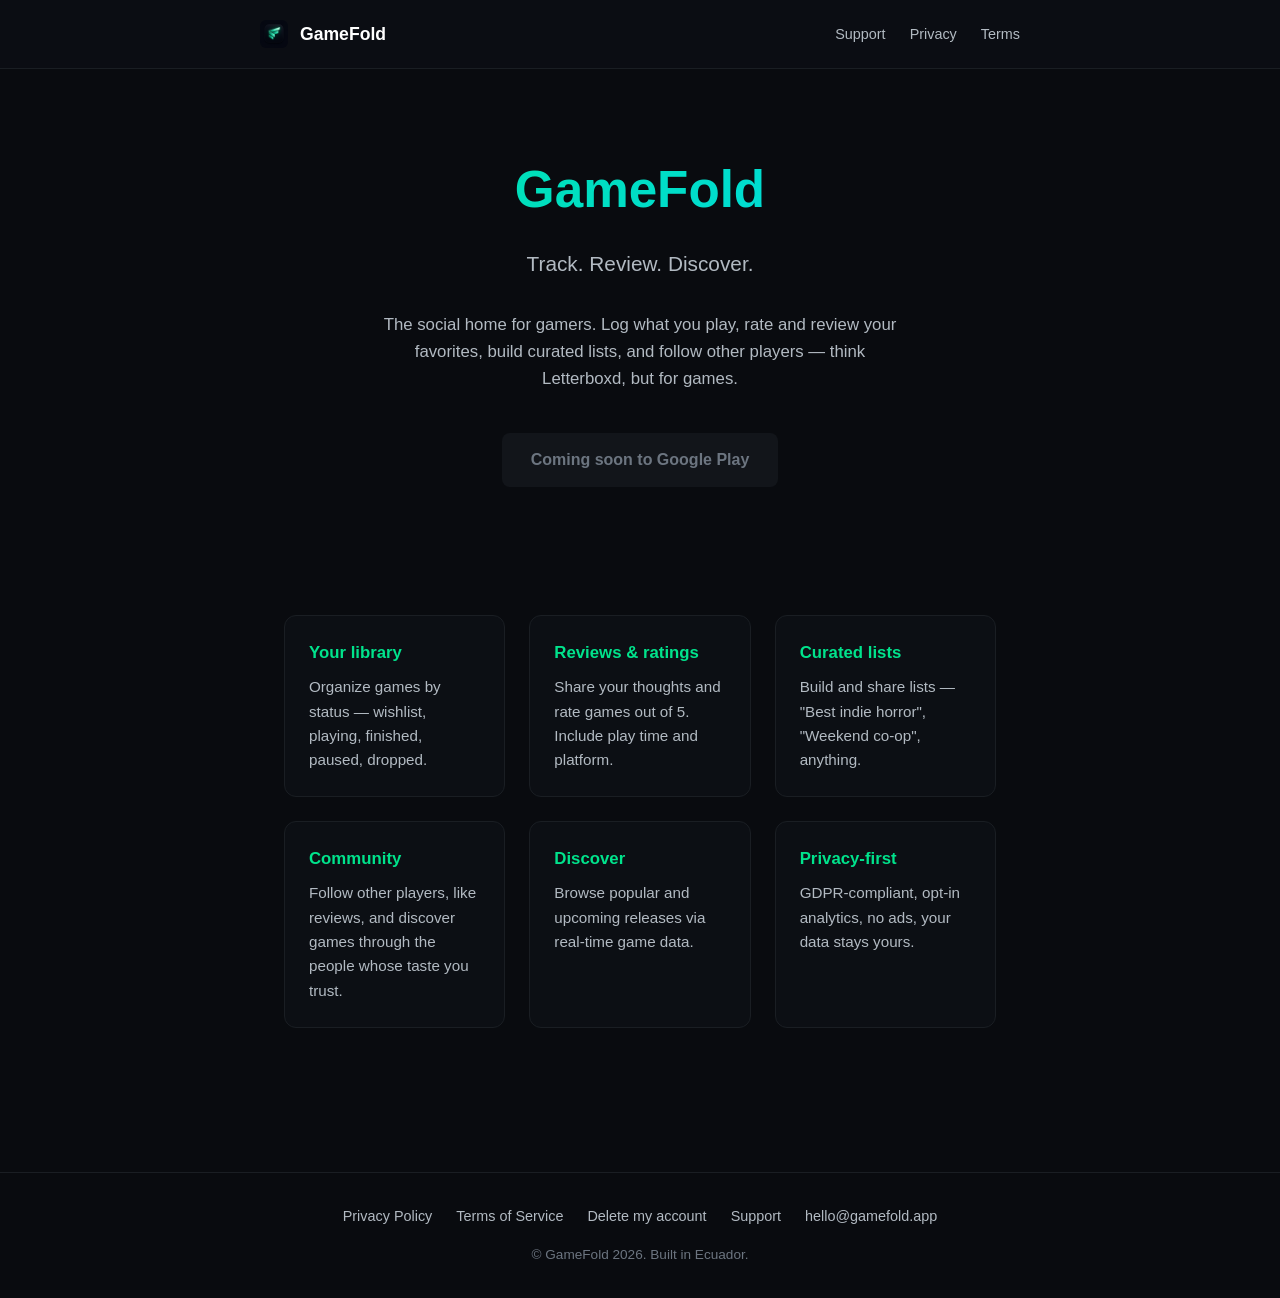
<file: index.html>
<!DOCTYPE html>
<html lang="en">
<head>
  <meta charset="UTF-8">
  <meta name="viewport" content="width=device-width, initial-scale=1.0">
  <title>GameFold — Track. Review. Discover.</title>
  <meta name="description" content="GameFold is the social home for gamers. Track what you play, review your favorites, and build curated lists like Letterboxd for games.">
  <meta name="theme-color" content="#090B0F">
  <link rel="icon" type="image/png" href="/assets/favicon.png">
  <link rel="stylesheet" href="/assets/styles.css">

  <meta property="og:title" content="GameFold — Track. Review. Discover.">
  <meta property="og:description" content="The social home for gamers. Track, review, and discover games with your community.">
  <meta property="og:type" content="website">
  <meta property="og:url" content="https://gamefold.app">
  <meta property="og:image" content="https://gamefold.app/assets/icon.png">
  <meta name="twitter:card" content="summary">
</head>
<body>

<header class="site-header">
  <div class="inner">
    <a class="brand" href="/">
      <img src="/assets/icon.png" alt="GameFold logo">
      <span>GameFold</span>
    </a>
    <nav class="site-nav" aria-label="Primary">
      <a href="/support.html">Support</a>
      <a href="/privacy.html">Privacy</a>
      <a href="/terms.html">Terms</a>
    </nav>
  </div>
</header>

<main>
  <section class="hero">
    <h1>GameFold</h1>
    <p class="tagline">Track. Review. Discover.</p>
    <p class="description">
      The social home for gamers. Log what you play, rate and review your favorites,
      build curated lists, and follow other players — think Letterboxd, but for games.
    </p>
    <a class="cta disabled" aria-disabled="true">Coming soon to Google Play</a>
  </section>

  <section class="container">
    <div class="features">
      <div class="feature-card">
        <h3>Your library</h3>
        <p>Organize games by status — wishlist, playing, finished, paused, dropped.</p>
      </div>
      <div class="feature-card">
        <h3>Reviews &amp; ratings</h3>
        <p>Share your thoughts and rate games out of 5. Include play time and platform.</p>
      </div>
      <div class="feature-card">
        <h3>Curated lists</h3>
        <p>Build and share lists — "Best indie horror", "Weekend co-op", anything.</p>
      </div>
      <div class="feature-card">
        <h3>Community</h3>
        <p>Follow other players, like reviews, and discover games through the people whose taste you trust.</p>
      </div>
      <div class="feature-card">
        <h3>Discover</h3>
        <p>Browse popular and upcoming releases via real-time game data.</p>
      </div>
      <div class="feature-card">
        <h3>Privacy-first</h3>
        <p>GDPR-compliant, opt-in analytics, no ads, your data stays yours.</p>
      </div>
    </div>
  </section>
</main>

<footer class="site-footer">
  <nav class="footer-nav" aria-label="Secondary">
    <a href="/privacy.html">Privacy Policy</a>
    <a href="/terms.html">Terms of Service</a>
    <a href="/delete-account.html">Delete my account</a>
    <a href="/support.html">Support</a>
    <a href="mailto:hello@gamefold.app">hello@gamefold.app</a>
  </nav>
  <p class="copy">&copy; GameFold 2026. Built in Ecuador.</p>
</footer>

</body>
</html>
</file>
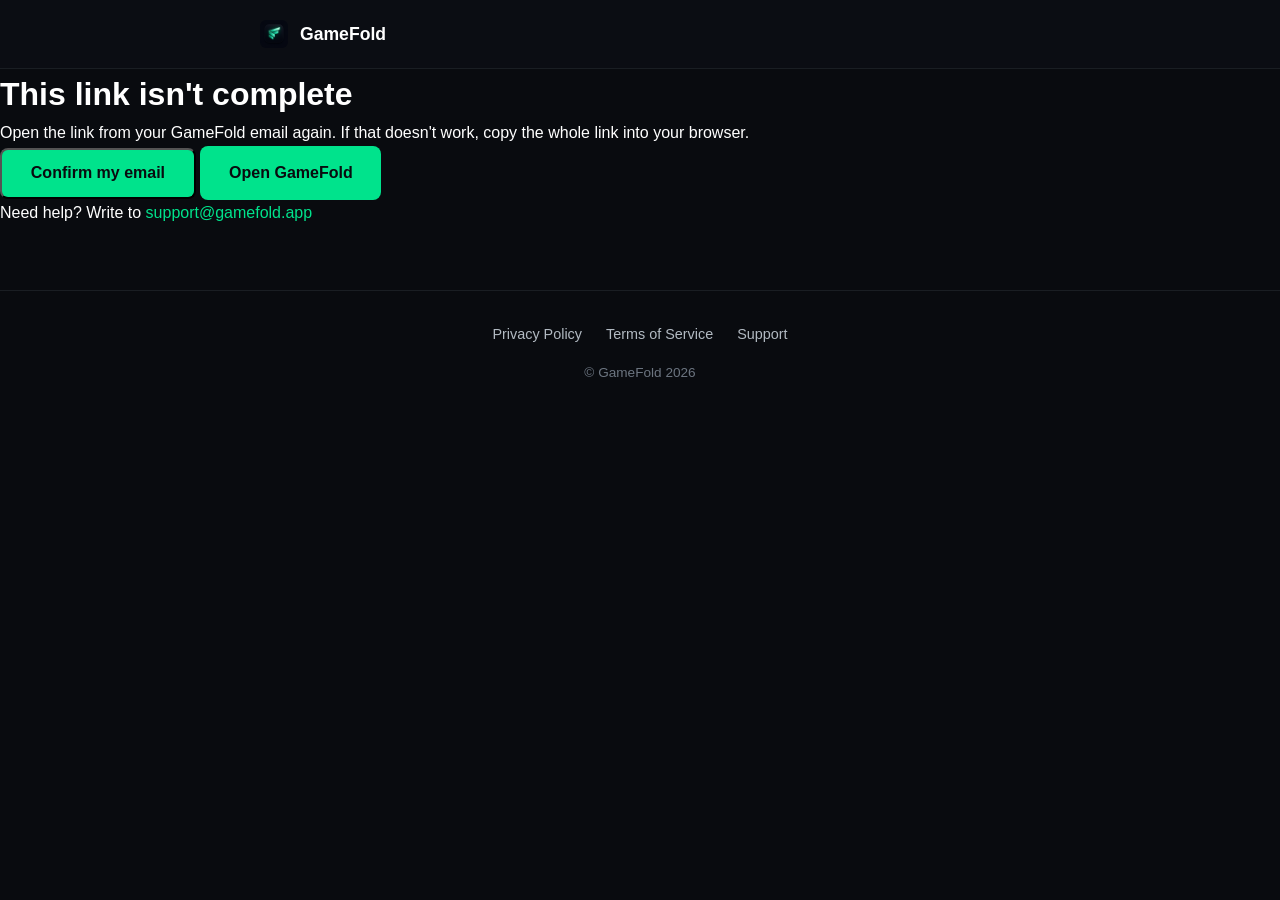
<file: auth/confirm/index.html>
<!DOCTYPE html>
<html lang="en">
<head>
  <meta charset="UTF-8">
  <meta name="viewport" content="width=device-width, initial-scale=1.0">
  <!-- The URL carries a one-time token: keep it out of search engines and Referer headers. -->
  <meta name="robots" content="noindex, nofollow">
  <meta name="referrer" content="no-referrer">
  <title>Confirm your email — GameFold</title>
  <meta name="theme-color" content="#090B0F">
  <link rel="icon" type="image/png" href="/assets/favicon.png">
  <link rel="stylesheet" href="/assets/styles.css">
</head>
<body>

<header class="site-header">
  <div class="inner">
    <a class="brand" href="/">
      <img src="/assets/icon.png" alt="GameFold logo">
      <span>GameFold</span>
    </a>
  </div>
</header>

<main class="confirm-page" aria-live="polite">
  <h1 id="title">Confirm your email</h1>
  <p id="message">Tap the button to finish creating your GameFold account.</p>
  <button id="confirm" class="cta" type="button" hidden>Confirm my email</button>
  <a id="open-app" class="cta" href="gamefold://auth/sign-in" hidden>Open GameFold</a>
  <p id="hint" class="hint" hidden></p>
  <p id="support" class="hint" hidden>
    <span id="support-label">Need help? Write to</span>
    <a href="mailto:support@gamefold.app">support@gamefold.app</a>
  </p>
  <noscript>
    <p>Turn on JavaScript to confirm your email. / Activa JavaScript para confirmar tu correo.</p>
  </noscript>
</main>

<footer class="site-footer">
  <nav class="footer-nav" aria-label="Secondary">
    <a href="/privacy.html">Privacy Policy</a>
    <a href="/terms.html">Terms of Service</a>
    <a href="/support.html">Support</a>
  </nav>
  <p class="copy">&copy; GameFold 2026</p>
</footer>

<script>
  // Sign-up confirmation (GameFold/GameFold#164).
  //
  // The confirmation email (supabase/templates/confirmation.html in the app
  // repo) links here with ?token_hash=…&type=email&lang=en|es. The token is
  // only verified when the user taps the button: mail scanners open links on
  // their own, and verifying on load would let them use the token up.
  //
  // Both values below are public by design (Tier 1 in the app repo's
  // docs/SECURITY.md): the same ones ship inside the Android app. Supabase's
  // row-level security protects the data, not these keys.
  (function () {
    'use strict';

    var SUPABASE_URL = 'https://ajcenmeaovqcwjbbexan.supabase.co';
    var SUPABASE_ANON_KEY = 'eyJhbGciOiJIUzI1NiIsInR5cCI6IkpXVCJ9.eyJpc3MiOiJzdXBhYmFzZSIsInJlZiI6ImFqY2VubWVhb3ZxY3dqYmJleGFuIiwicm9sZSI6ImFub24iLCJpYXQiOjE3NjA0NjU1MzUsImV4cCI6MjA3NjA0MTUzNX0.D52JFpye3nG6Bc9Ri8puJ6Wz4Vo2H3hbDRrkQcWiTBs';
    var ALLOWED_TYPES = ['email', 'signup'];

    var COPY = {
      en: {
        docTitle: 'Confirm your email — GameFold',
        readyTitle: 'Confirm your email',
        readyMessage: 'Tap the button to finish creating your GameFold account.',
        confirm: 'Confirm my email',
        confirming: 'Confirming…',
        successTitle: 'Your email is confirmed',
        successMessage: 'Your account is ready. Open GameFold and sign in with your email and password.',
        openApp: 'Open GameFold',
        successHint: 'On a computer? Open GameFold on your phone.',
        expiredTitle: 'This link has expired or was already used',
        expiredMessage: 'If you already confirmed your email, just sign in to GameFold.',
        invalidTitle: "This link isn't complete",
        invalidMessage: "Open the link from your GameFold email again. If that doesn't work, copy the whole link into your browser.",
        errorTitle: "We couldn't confirm your email",
        errorMessage: 'Check your connection and try again.',
        retry: 'Try again',
        support: 'Need help? Write to'
      },
      es: {
        docTitle: 'Confirma tu correo — GameFold',
        readyTitle: 'Confirma tu correo',
        readyMessage: 'Toca el botón para terminar de crear tu cuenta de GameFold.',
        confirm: 'Confirmar mi correo',
        confirming: 'Confirmando…',
        successTitle: 'Tu correo está confirmado',
        successMessage: 'Tu cuenta está lista. Abre GameFold e inicia sesión con tu correo y contraseña.',
        openApp: 'Abrir GameFold',
        successHint: '¿Estás en una computadora? Abre GameFold en tu teléfono.',
        expiredTitle: 'Este enlace venció o ya se usó',
        expiredMessage: 'Si ya confirmaste tu correo, solo inicia sesión en GameFold.',
        invalidTitle: 'Este enlace está incompleto',
        invalidMessage: 'Vuelve a abrir el enlace desde el correo de GameFold. Si no funciona, copia el enlace completo en tu navegador.',
        errorTitle: 'No pudimos confirmar tu correo',
        errorMessage: 'Revisa tu conexión e inténtalo de nuevo.',
        retry: 'Intentar de nuevo',
        support: '¿Necesitas ayuda? Escríbenos a'
      }
    };

    var params = new URLSearchParams(window.location.search);
    var langParam = params.get('lang');
    var lang = langParam === 'es' || langParam === 'en'
      ? langParam
      : (/^es\b/i.test(navigator.language || '') ? 'es' : 'en');
    var text = COPY[lang];
    var tokenHash = params.get('token_hash');
    var type = params.get('type') || 'email';

    var el = {
      title: document.getElementById('title'),
      message: document.getElementById('message'),
      confirm: document.getElementById('confirm'),
      openApp: document.getElementById('open-app'),
      hint: document.getElementById('hint'),
      support: document.getElementById('support'),
      supportLabel: document.getElementById('support-label')
    };

    document.documentElement.lang = lang;
    document.title = text.docTitle;
    el.openApp.textContent = text.openApp;
    el.supportLabel.textContent = text.support;

    function show(state) {
      el.confirm.hidden = !(state === 'ready' || state === 'working' || state === 'error');
      el.confirm.disabled = state === 'working';
      el.openApp.hidden = state !== 'success' && state !== 'expired';
      el.hint.hidden = state !== 'success';
      el.support.hidden = state !== 'expired' && state !== 'error' && state !== 'invalid';

      if (state === 'ready' || state === 'working') {
        el.title.textContent = text.readyTitle;
        el.message.textContent = text.readyMessage;
        el.confirm.textContent = state === 'working' ? text.confirming : text.confirm;
      } else if (state === 'success') {
        el.title.textContent = text.successTitle;
        el.message.textContent = text.successMessage;
        el.hint.textContent = text.successHint;
      } else if (state === 'expired') {
        el.title.textContent = text.expiredTitle;
        el.message.textContent = text.expiredMessage;
      } else if (state === 'invalid') {
        el.title.textContent = text.invalidTitle;
        el.message.textContent = text.invalidMessage;
      } else {
        el.title.textContent = text.errorTitle;
        el.message.textContent = text.errorMessage;
        el.confirm.textContent = text.retry;
      }
    }

    function forgetToken() {
      // Drop the used token from the address bar and the history entry.
      window.history.replaceState(null, '', window.location.pathname + '?lang=' + lang);
    }

    // verify returns a session we don't need here: the user signs in to the
    // app. Revoke it so no live refresh token is left behind.
    function revoke(accessToken) {
      if (!accessToken) return;
      fetch(SUPABASE_URL + '/auth/v1/logout?scope=local', {
        method: 'POST',
        headers: { apikey: SUPABASE_ANON_KEY, Authorization: 'Bearer ' + accessToken }
      }).catch(function () {});
    }

    function verify() {
      show('working');
      fetch(SUPABASE_URL + '/auth/v1/verify', {
        method: 'POST',
        headers: { 'Content-Type': 'application/json', apikey: SUPABASE_ANON_KEY },
        body: JSON.stringify({ type: type, token_hash: tokenHash })
      })
        .then(function (res) {
          return res.json().catch(function () { return {}; }).then(function (body) {
            if (res.ok) {
              revoke(body.access_token);
              forgetToken();
              show('success');
            } else if (res.status === 403 || body.error_code === 'otp_expired') {
              forgetToken();
              show('expired');
            } else {
              show('error');
            }
          });
        })
        .catch(function () {
          show('error');
        });
    }

    if (!tokenHash || ALLOWED_TYPES.indexOf(type) === -1) {
      show('invalid');
      return;
    }

    el.confirm.addEventListener('click', verify);
    show('ready');
  })();
</script>

</body>
</html>
</file>
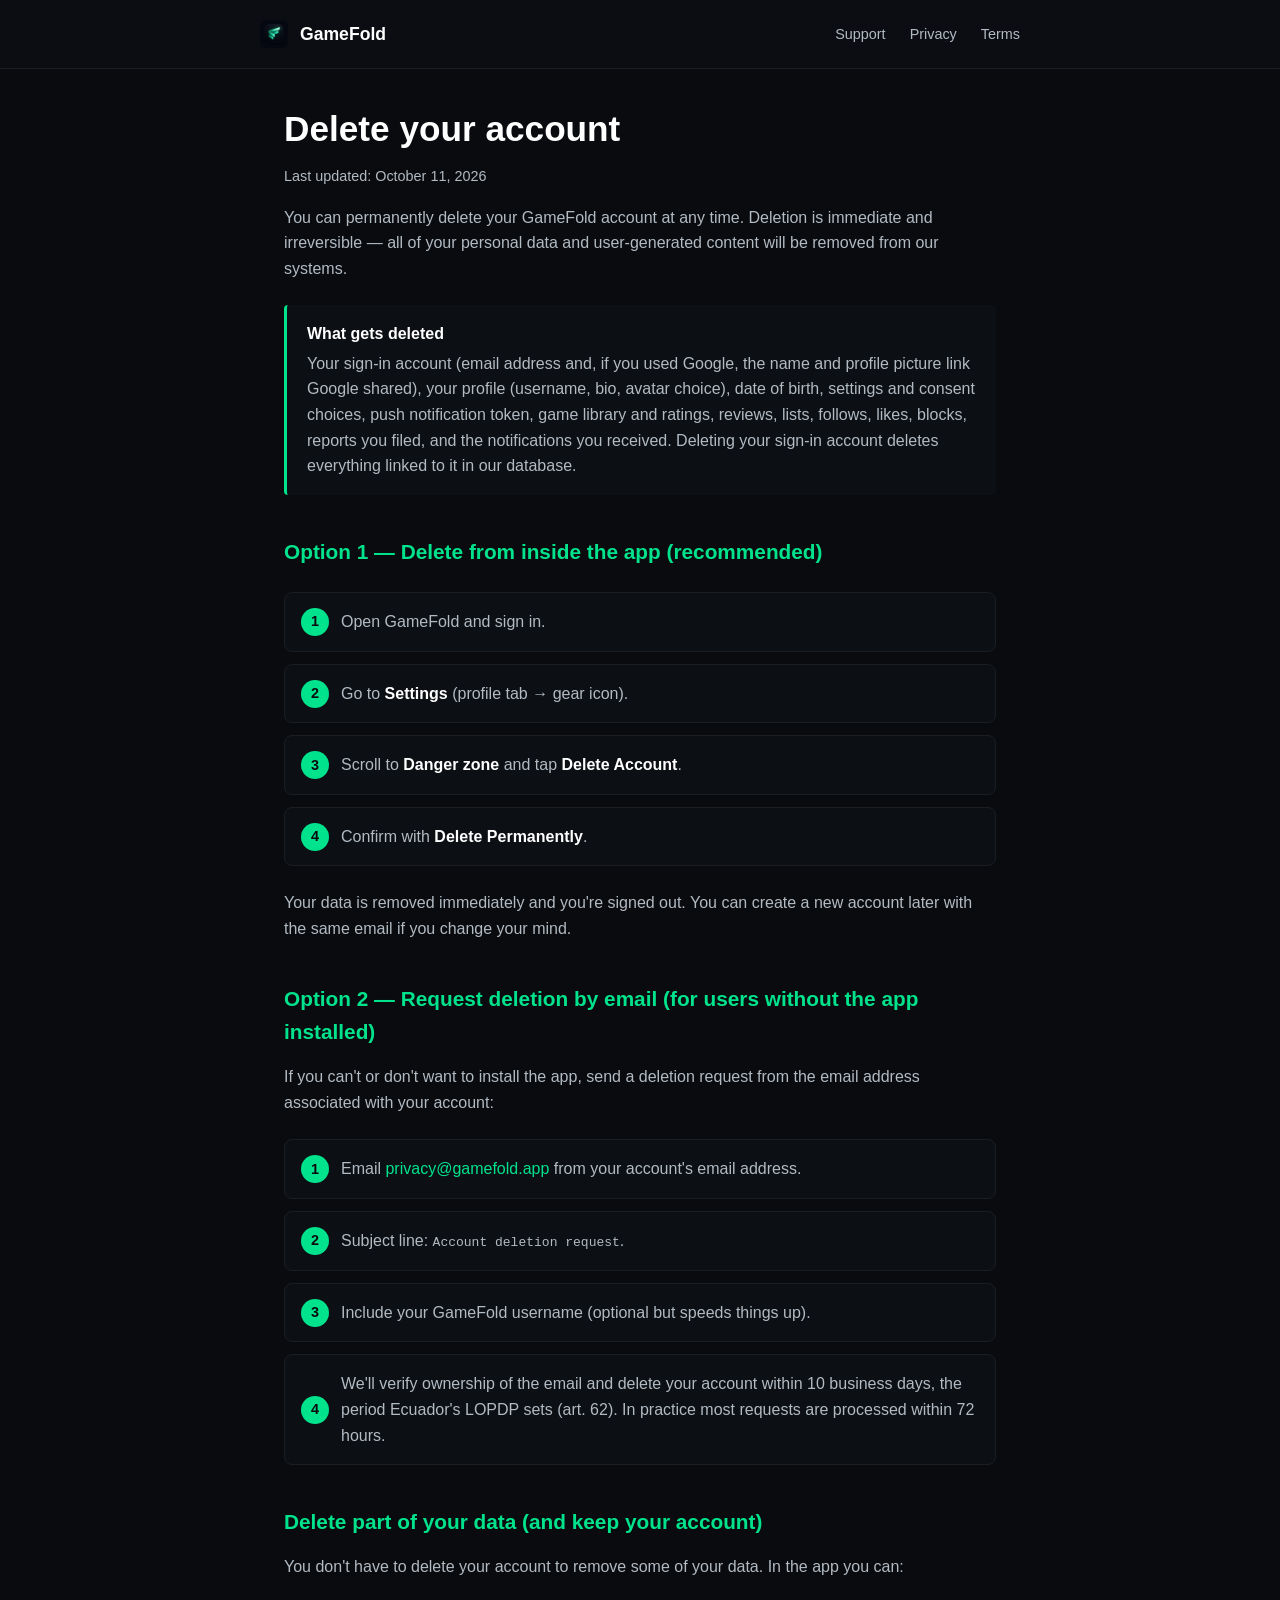
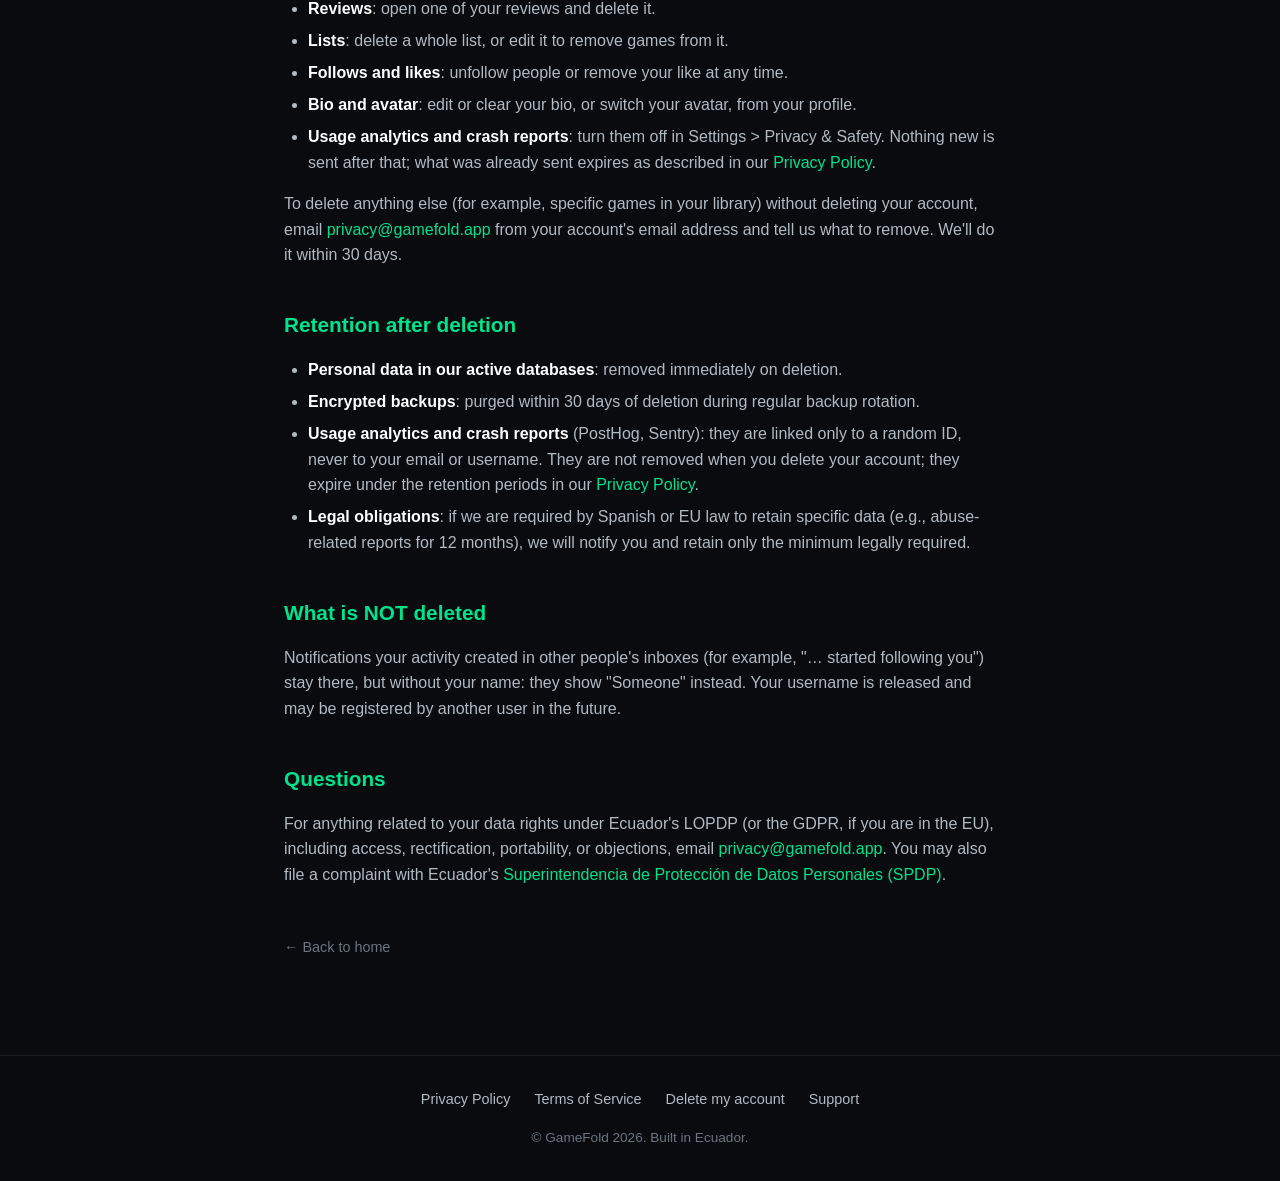
<file: delete-account.html>
<!DOCTYPE html>
<html lang="en">
<head>
  <meta charset="UTF-8">
  <meta name="viewport" content="width=device-width, initial-scale=1.0">
  <title>Delete your GameFold account</title>
  <meta name="description" content="How to delete your GameFold account and associated data. GDPR-compliant permanent deletion, in-app or by email.">
  <meta name="theme-color" content="#090B0F">
  <link rel="icon" type="image/png" href="/assets/favicon.png">
  <link rel="stylesheet" href="/assets/styles.css">
</head>
<body>

<header class="site-header">
  <div class="inner">
    <a class="brand" href="/">
      <img src="/assets/icon.png" alt="GameFold logo">
      <span>GameFold</span>
    </a>
    <nav class="site-nav" aria-label="Primary">
      <a href="/support.html">Support</a>
      <a href="/privacy.html">Privacy</a>
      <a href="/terms.html">Terms</a>
    </nav>
  </div>
</header>

<main class="container">
  <article class="legal-article">
    <h1 class="page-title">Delete your account</h1>
    <p class="last-updated">Last updated: October 11, 2026</p>

    <p>You can permanently delete your GameFold account at any time. Deletion is immediate and irreversible — all of your personal data and user-generated content will be removed from our systems.</p>

    <div class="note">
      <strong>What gets deleted</strong>
      Your sign-in account (email address and, if you used Google, the name and profile picture link Google shared), your profile (username, bio, avatar choice), date of birth, settings and consent choices, push notification token, game library and ratings, reviews, lists, follows, likes, blocks, reports you filed, and the notifications you received. Deleting your sign-in account deletes everything linked to it in our database.
    </div>

    <h2>Option 1 — Delete from inside the app (recommended)</h2>
    <ol class="steps">
      <li>Open GameFold and sign in.</li>
      <li>Go to <strong>Settings</strong> (profile tab → gear icon).</li>
      <li>Scroll to <strong>Danger zone</strong> and tap <strong>Delete Account</strong>.</li>
      <li>Confirm with <strong>Delete Permanently</strong>.</li>
    </ol>
    <p>Your data is removed immediately and you're signed out. You can create a new account later with the same email if you change your mind.</p>

    <h2>Option 2 — Request deletion by email (for users without the app installed)</h2>
    <p>If you can't or don't want to install the app, send a deletion request from the email address associated with your account:</p>
    <ol class="steps">
      <li>Email <a href="mailto:privacy@gamefold.app?subject=Account%20deletion%20request">privacy@gamefold.app</a> from your account's email address.</li>
      <li>Subject line: <code>Account deletion request</code>.</li>
      <li>Include your GameFold username (optional but speeds things up).</li>
      <li>We'll verify ownership of the email and delete your account within 10 business days, the period Ecuador's LOPDP sets (art. 62). In practice most requests are processed within 72 hours.</li>
    </ol>

    <h2>Delete part of your data (and keep your account)</h2>
    <p>You don't have to delete your account to remove some of your data. In the app you can:</p>
    <ul>
      <li><strong>Reviews</strong>: open one of your reviews and delete it.</li>
      <li><strong>Lists</strong>: delete a whole list, or edit it to remove games from it.</li>
      <li><strong>Follows and likes</strong>: unfollow people or remove your like at any time.</li>
      <li><strong>Bio and avatar</strong>: edit or clear your bio, or switch your avatar, from your profile.</li>
      <li><strong>Usage analytics and crash reports</strong>: turn them off in Settings &gt; Privacy &amp; Safety. Nothing new is sent after that; what was already sent expires as described in our <a href="/privacy.html">Privacy Policy</a>.</li>
    </ul>
    <p>To delete anything else (for example, specific games in your library) without deleting your account, email <a href="mailto:privacy@gamefold.app">privacy@gamefold.app</a> from your account's email address and tell us what to remove. We'll do it within 30 days.</p>

    <h2>Retention after deletion</h2>
    <ul>
      <li><strong>Personal data in our active databases</strong>: removed immediately on deletion.</li>
      <li><strong>Encrypted backups</strong>: purged within 30 days of deletion during regular backup rotation.</li>
      <li><strong>Usage analytics and crash reports</strong> (PostHog, Sentry): they are linked only to a random ID, never to your email or username. They are not removed when you delete your account; they expire under the retention periods in our <a href="/privacy.html">Privacy Policy</a>.</li>
      <li><strong>Legal obligations</strong>: if we are required by Spanish or EU law to retain specific data (e.g., abuse-related reports for 12 months), we will notify you and retain only the minimum legally required.</li>
    </ul>

    <h2>What is NOT deleted</h2>
    <p>Notifications your activity created in other people's inboxes (for example, "… started following you") stay there, but without your name: they show "Someone" instead. Your username is released and may be registered by another user in the future.</p>

    <h2>Questions</h2>
    <p>For anything related to your data rights under Ecuador's LOPDP (or the GDPR, if you are in the EU), including access, rectification, portability, or objections, email <a href="mailto:privacy@gamefold.app">privacy@gamefold.app</a>. You may also file a complaint with Ecuador's <a href="https://www.spdp.gob.ec" target="_blank" rel="noopener">Superintendencia de Protección de Datos Personales (SPDP)</a>.</p>

    <a href="/" class="back-link">← Back to home</a>
  </article>
</main>

<footer class="site-footer">
  <nav class="footer-nav" aria-label="Secondary">
    <a href="/privacy.html">Privacy Policy</a>
    <a href="/terms.html">Terms of Service</a>
    <a href="/delete-account.html">Delete my account</a>
    <a href="/support.html">Support</a>
  </nav>
  <p class="copy">&copy; GameFold 2026. Built in Ecuador.</p>
</footer>

</body>
</html>
</file>
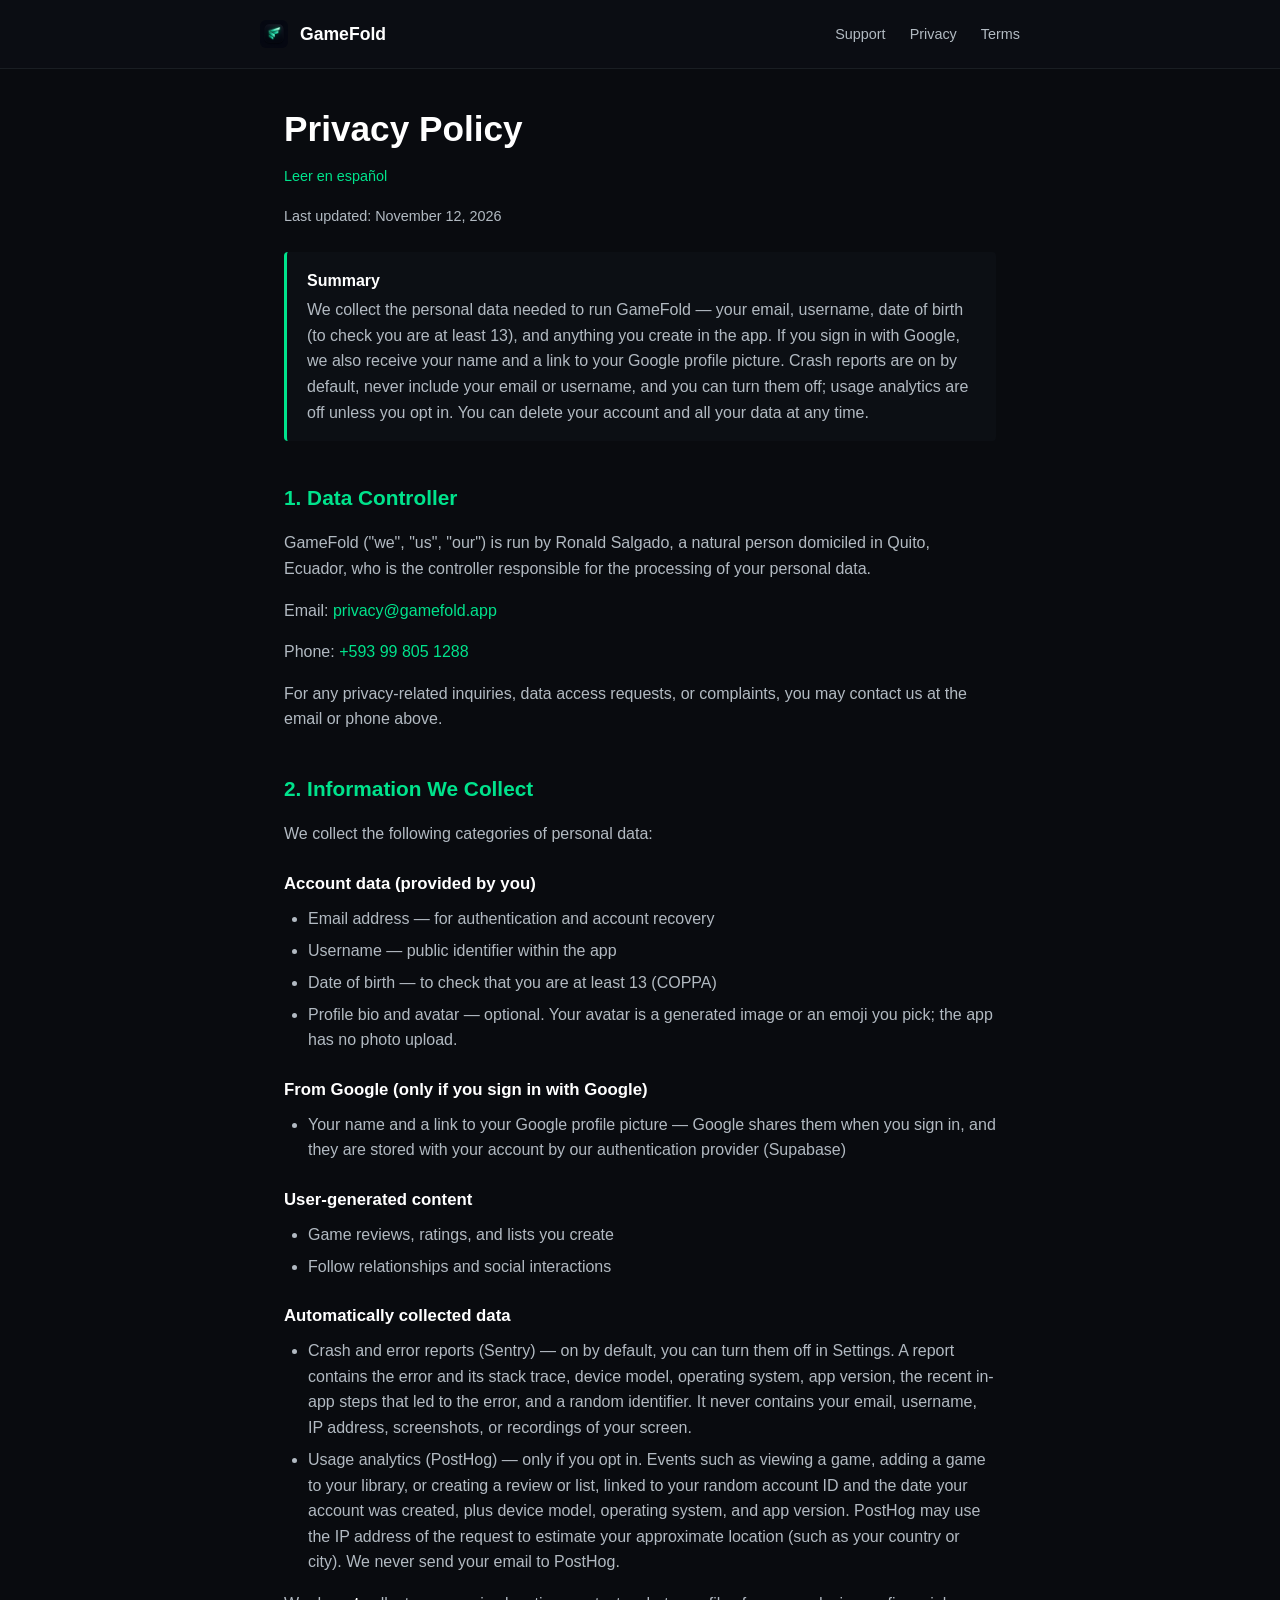
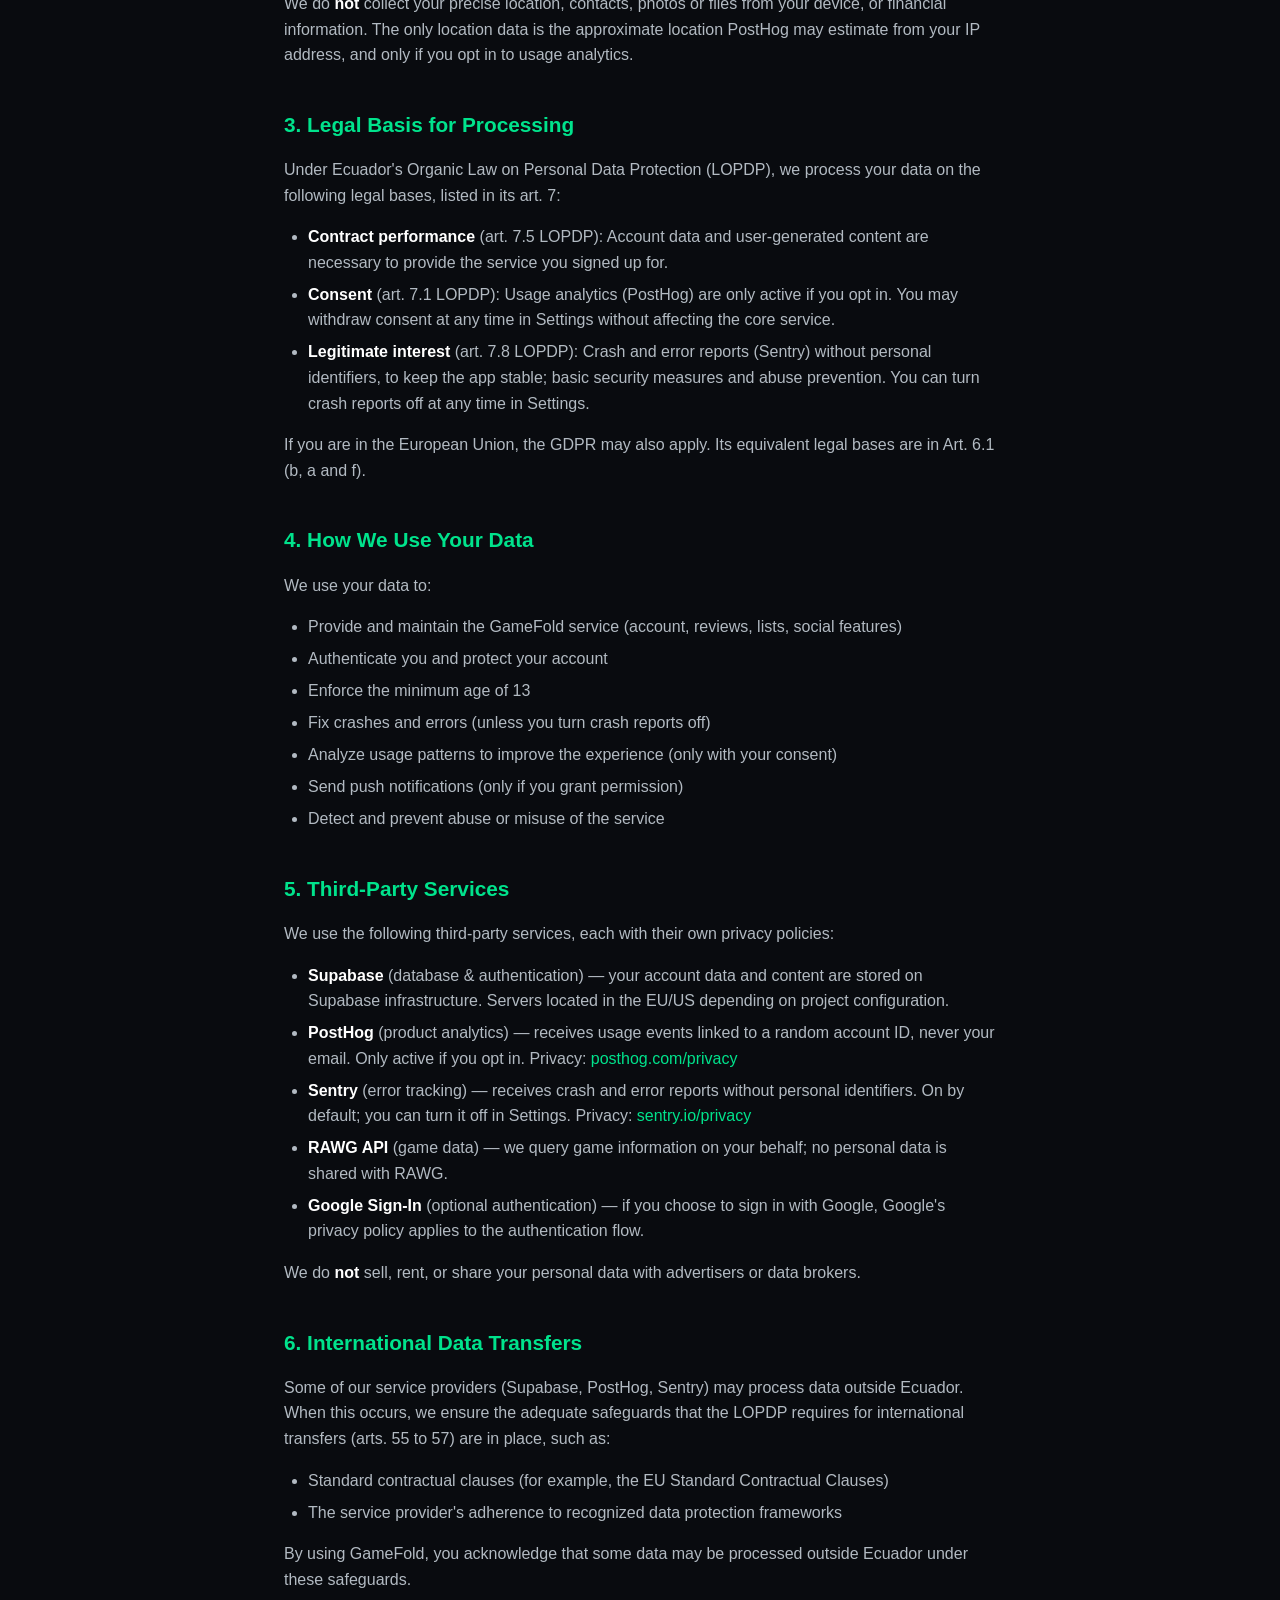
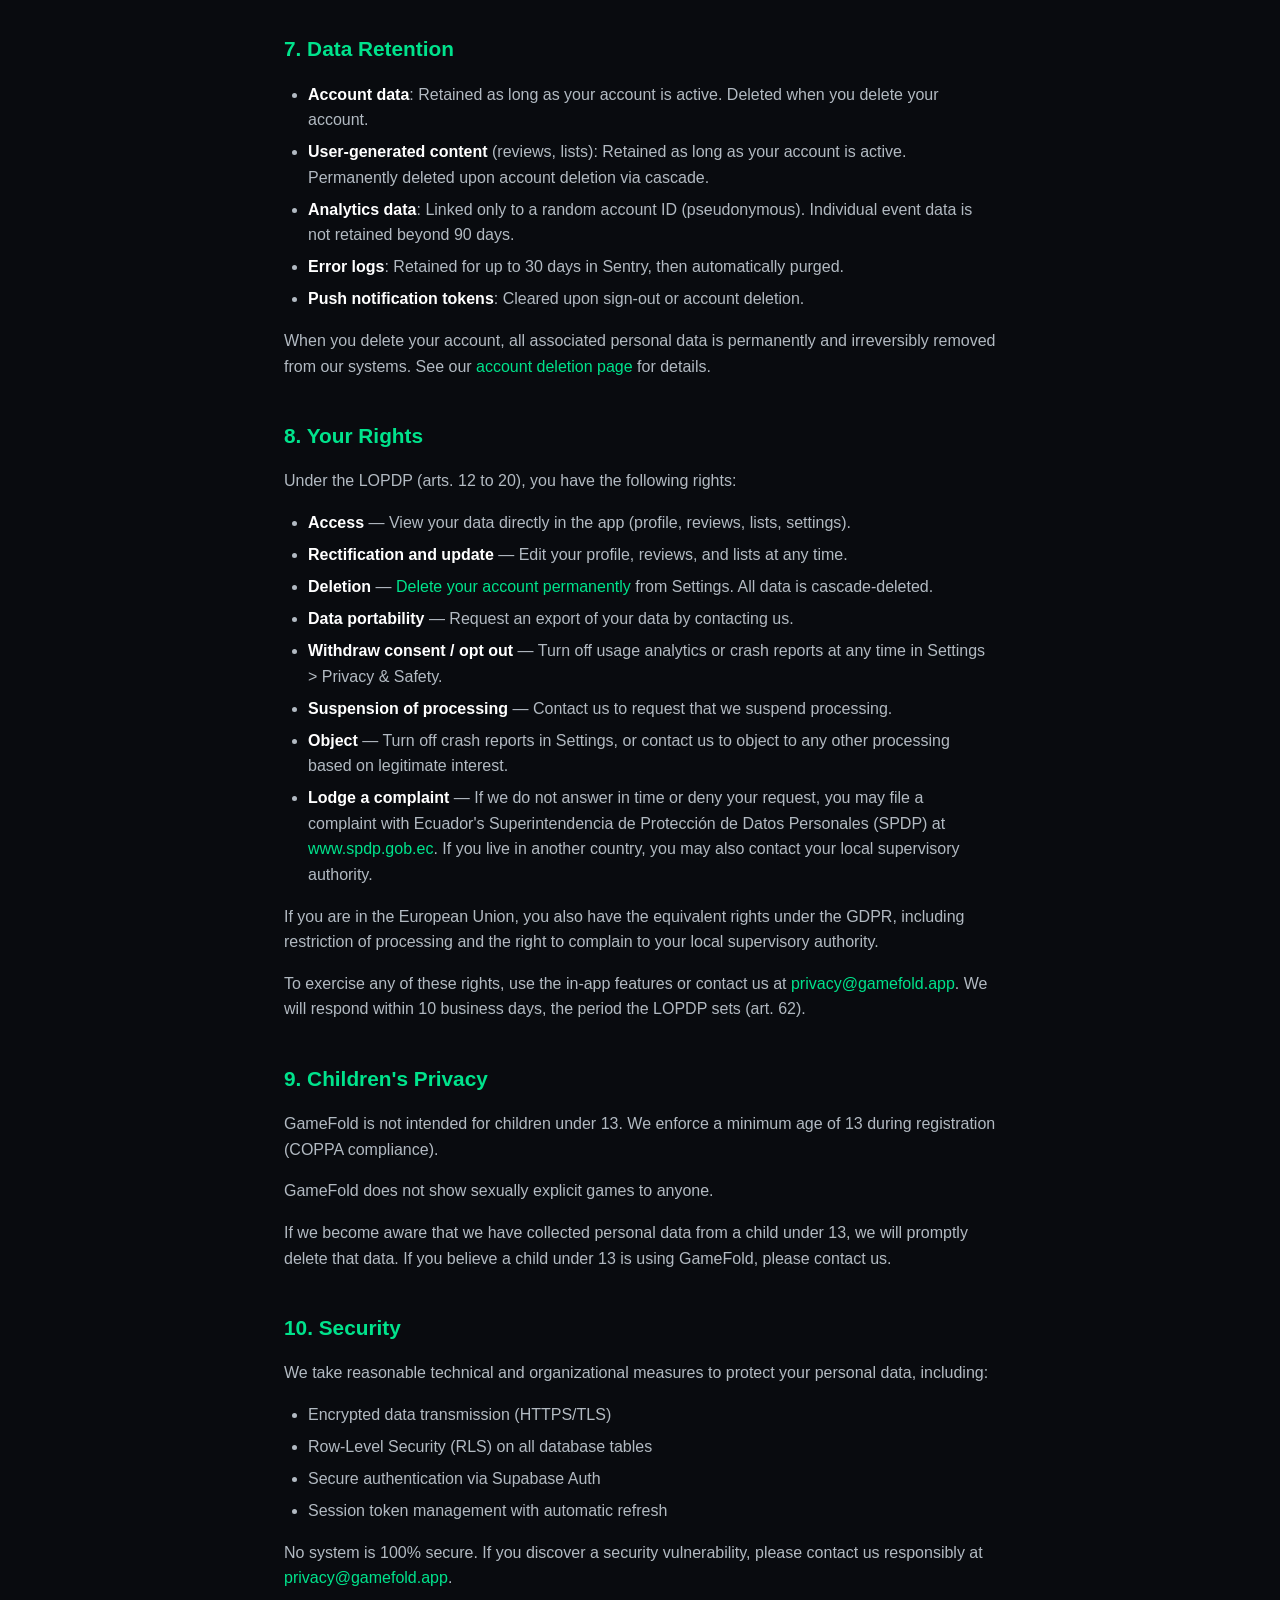
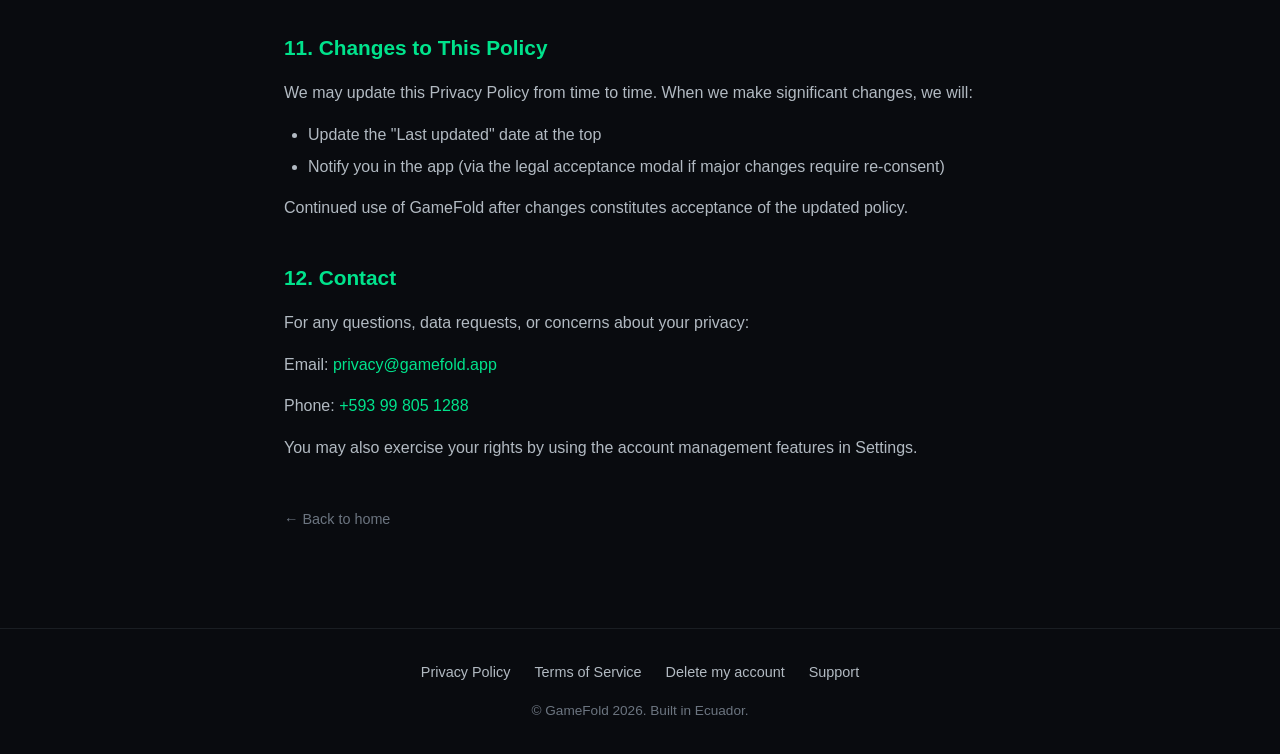
<file: privacy.html>
<!DOCTYPE html>
<html lang="en">
<head>
  <meta charset="UTF-8">
  <meta name="viewport" content="width=device-width, initial-scale=1.0">
  <title>Privacy Policy — GameFold</title>
  <meta name="description" content="GameFold Privacy Policy — how we collect, use, and protect your data. Follows Ecuador's LOPDP, with the GDPR for users in the EU and COPPA.">
  <meta name="theme-color" content="#090B0F">
  <link rel="icon" type="image/png" href="/assets/favicon.png">
  <link rel="alternate" hreflang="en" href="https://gamefold.app/privacy.html">
  <link rel="alternate" hreflang="es" href="https://gamefold.app/es/privacy.html">
  <link rel="alternate" hreflang="x-default" href="https://gamefold.app/privacy.html">
  <link rel="stylesheet" href="/assets/styles.css">
</head>
<body>

<header class="site-header">
  <div class="inner">
    <a class="brand" href="/">
      <img src="/assets/icon.png" alt="GameFold logo">
      <span>GameFold</span>
    </a>
    <nav class="site-nav" aria-label="Primary">
      <a href="/support.html">Support</a>
      <a href="/privacy.html">Privacy</a>
      <a href="/terms.html">Terms</a>
    </nav>
  </div>
</header>

<main class="container">
  <article class="legal-article">
    <h1 class="page-title">Privacy Policy</h1>
    <p class="lang-switch"><a href="/es/privacy.html" hreflang="es" lang="es">Leer en español</a></p>
    <p class="last-updated">Last updated: November 12, 2026</p>

    <div class="note">
      <strong>Summary</strong>
      We collect the personal data needed to run GameFold — your email, username, date of birth (to check you are at least 13), and anything you create in the app. If you sign in with Google, we also receive your name and a link to your Google profile picture. Crash reports are on by default, never include your email or username, and you can turn them off; usage analytics are off unless you opt in. You can delete your account and all your data at any time.
    </div>

    <h2>1. Data Controller</h2>
    <p>GameFold ("we", "us", "our") is run by Ronald Salgado, a natural person domiciled in Quito, Ecuador, who is the controller responsible for the processing of your personal data.</p>
    <p>Email: <a href="mailto:privacy@gamefold.app">privacy@gamefold.app</a></p>
    <p>Phone: <a href="tel:+593998051288">+593 99 805 1288</a></p>
    <p>For any privacy-related inquiries, data access requests, or complaints, you may contact us at the email or phone above.</p>

    <h2>2. Information We Collect</h2>
    <p>We collect the following categories of personal data:</p>

    <h3>Account data (provided by you)</h3>
    <ul>
      <li>Email address — for authentication and account recovery</li>
      <li>Username — public identifier within the app</li>
      <li>Date of birth — to check that you are at least 13 (COPPA)</li>
      <li>Profile bio and avatar — optional. Your avatar is a generated image or an emoji you pick; the app has no photo upload.</li>
    </ul>

    <h3>From Google (only if you sign in with Google)</h3>
    <ul>
      <li>Your name and a link to your Google profile picture — Google shares them when you sign in, and they are stored with your account by our authentication provider (Supabase)</li>
    </ul>

    <h3>User-generated content</h3>
    <ul>
      <li>Game reviews, ratings, and lists you create</li>
      <li>Follow relationships and social interactions</li>
    </ul>

    <h3>Automatically collected data</h3>
    <ul>
      <li>Crash and error reports (Sentry) — on by default, you can turn them off in Settings. A report contains the error and its stack trace, device model, operating system, app version, the recent in-app steps that led to the error, and a random identifier. It never contains your email, username, IP address, screenshots, or recordings of your screen.</li>
      <li>Usage analytics (PostHog) — only if you opt in. Events such as viewing a game, adding a game to your library, or creating a review or list, linked to your random account ID and the date your account was created, plus device model, operating system, and app version. PostHog may use the IP address of the request to estimate your approximate location (such as your country or city). We never send your email to PostHog.</li>
    </ul>

    <p>We do <strong>not</strong> collect your precise location, contacts, photos or files from your device, or financial information. The only location data is the approximate location PostHog may estimate from your IP address, and only if you opt in to usage analytics.</p>

    <h2>3. Legal Basis for Processing</h2>
    <p>Under Ecuador's Organic Law on Personal Data Protection (LOPDP), we process your data on the following legal bases, listed in its art. 7:</p>
    <ul>
      <li><strong>Contract performance</strong> (art. 7.5 LOPDP): Account data and user-generated content are necessary to provide the service you signed up for.</li>
      <li><strong>Consent</strong> (art. 7.1 LOPDP): Usage analytics (PostHog) are only active if you opt in. You may withdraw consent at any time in Settings without affecting the core service.</li>
      <li><strong>Legitimate interest</strong> (art. 7.8 LOPDP): Crash and error reports (Sentry) without personal identifiers, to keep the app stable; basic security measures and abuse prevention. You can turn crash reports off at any time in Settings.</li>
    </ul>
    <p>If you are in the European Union, the GDPR may also apply. Its equivalent legal bases are in Art. 6.1 (b, a and f).</p>

    <h2>4. How We Use Your Data</h2>
    <p>We use your data to:</p>
    <ul>
      <li>Provide and maintain the GameFold service (account, reviews, lists, social features)</li>
      <li>Authenticate you and protect your account</li>
      <li>Enforce the minimum age of 13</li>
      <li>Fix crashes and errors (unless you turn crash reports off)</li>
      <li>Analyze usage patterns to improve the experience (only with your consent)</li>
      <li>Send push notifications (only if you grant permission)</li>
      <li>Detect and prevent abuse or misuse of the service</li>
    </ul>

    <h2>5. Third-Party Services</h2>
    <p>We use the following third-party services, each with their own privacy policies:</p>
    <ul>
      <li><strong>Supabase</strong> (database &amp; authentication) — your account data and content are stored on Supabase infrastructure. Servers located in the EU/US depending on project configuration.</li>
      <li><strong>PostHog</strong> (product analytics) — receives usage events linked to a random account ID, never your email. Only active if you opt in. Privacy: <a href="https://posthog.com/privacy" target="_blank" rel="noopener">posthog.com/privacy</a></li>
      <li><strong>Sentry</strong> (error tracking) — receives crash and error reports without personal identifiers. On by default; you can turn it off in Settings. Privacy: <a href="https://sentry.io/privacy" target="_blank" rel="noopener">sentry.io/privacy</a></li>
      <li><strong>RAWG API</strong> (game data) — we query game information on your behalf; no personal data is shared with RAWG.</li>
      <li><strong>Google Sign-In</strong> (optional authentication) — if you choose to sign in with Google, Google's privacy policy applies to the authentication flow.</li>
    </ul>
    <p>We do <strong>not</strong> sell, rent, or share your personal data with advertisers or data brokers.</p>

    <h2>6. International Data Transfers</h2>
    <p>Some of our service providers (Supabase, PostHog, Sentry) may process data outside Ecuador. When this occurs, we ensure the adequate safeguards that the LOPDP requires for international transfers (arts. 55 to 57) are in place, such as:</p>
    <ul>
      <li>Standard contractual clauses (for example, the EU Standard Contractual Clauses)</li>
      <li>The service provider's adherence to recognized data protection frameworks</li>
    </ul>
    <p>By using GameFold, you acknowledge that some data may be processed outside Ecuador under these safeguards.</p>

    <h2>7. Data Retention</h2>
    <ul>
      <li><strong>Account data</strong>: Retained as long as your account is active. Deleted when you delete your account.</li>
      <li><strong>User-generated content</strong> (reviews, lists): Retained as long as your account is active. Permanently deleted upon account deletion via cascade.</li>
      <li><strong>Analytics data</strong>: Linked only to a random account ID (pseudonymous). Individual event data is not retained beyond 90 days.</li>
      <li><strong>Error logs</strong>: Retained for up to 30 days in Sentry, then automatically purged.</li>
      <li><strong>Push notification tokens</strong>: Cleared upon sign-out or account deletion.</li>
    </ul>
    <p>When you delete your account, all associated personal data is permanently and irreversibly removed from our systems. See our <a href="/delete-account.html">account deletion page</a> for details.</p>

    <h2>8. Your Rights</h2>
    <p>Under the LOPDP (arts. 12 to 20), you have the following rights:</p>
    <ul>
      <li><strong>Access</strong> — View your data directly in the app (profile, reviews, lists, settings).</li>
      <li><strong>Rectification and update</strong> — Edit your profile, reviews, and lists at any time.</li>
      <li><strong>Deletion</strong> — <a href="/delete-account.html">Delete your account permanently</a> from Settings. All data is cascade-deleted.</li>
      <li><strong>Data portability</strong> — Request an export of your data by contacting us.</li>
      <li><strong>Withdraw consent / opt out</strong> — Turn off usage analytics or crash reports at any time in Settings &gt; Privacy &amp; Safety.</li>
      <li><strong>Suspension of processing</strong> — Contact us to request that we suspend processing.</li>
      <li><strong>Object</strong> — Turn off crash reports in Settings, or contact us to object to any other processing based on legitimate interest.</li>
      <li><strong>Lodge a complaint</strong> — If we do not answer in time or deny your request, you may file a complaint with Ecuador's Superintendencia de Protección de Datos Personales (SPDP) at <a href="https://www.spdp.gob.ec" target="_blank" rel="noopener">www.spdp.gob.ec</a>. If you live in another country, you may also contact your local supervisory authority.</li>
    </ul>
    <p>If you are in the European Union, you also have the equivalent rights under the GDPR, including restriction of processing and the right to complain to your local supervisory authority.</p>
    <p>To exercise any of these rights, use the in-app features or contact us at <a href="mailto:privacy@gamefold.app">privacy@gamefold.app</a>. We will respond within 10 business days, the period the LOPDP sets (art. 62).</p>

    <h2>9. Children's Privacy</h2>
    <p>GameFold is not intended for children under 13. We enforce a minimum age of 13 during registration (COPPA compliance).</p>
    <p>GameFold does not show sexually explicit games to anyone.</p>
    <p>If we become aware that we have collected personal data from a child under 13, we will promptly delete that data. If you believe a child under 13 is using GameFold, please contact us.</p>

    <h2>10. Security</h2>
    <p>We take reasonable technical and organizational measures to protect your personal data, including:</p>
    <ul>
      <li>Encrypted data transmission (HTTPS/TLS)</li>
      <li>Row-Level Security (RLS) on all database tables</li>
      <li>Secure authentication via Supabase Auth</li>
      <li>Session token management with automatic refresh</li>
    </ul>
    <p>No system is 100% secure. If you discover a security vulnerability, please contact us responsibly at <a href="mailto:privacy@gamefold.app">privacy@gamefold.app</a>.</p>

    <h2>11. Changes to This Policy</h2>
    <p>We may update this Privacy Policy from time to time. When we make significant changes, we will:</p>
    <ul>
      <li>Update the "Last updated" date at the top</li>
      <li>Notify you in the app (via the legal acceptance modal if major changes require re-consent)</li>
    </ul>
    <p>Continued use of GameFold after changes constitutes acceptance of the updated policy.</p>

    <h2>12. Contact</h2>
    <p>For any questions, data requests, or concerns about your privacy:</p>
    <p>Email: <a href="mailto:privacy@gamefold.app">privacy@gamefold.app</a></p>
    <p>Phone: <a href="tel:+593998051288">+593 99 805 1288</a></p>
    <p>You may also exercise your rights by using the account management features in Settings.</p>

    <a href="/" class="back-link">← Back to home</a>
  </article>
</main>

<footer class="site-footer">
  <nav class="footer-nav" aria-label="Secondary">
    <a href="/privacy.html">Privacy Policy</a>
    <a href="/terms.html">Terms of Service</a>
    <a href="/delete-account.html">Delete my account</a>
    <a href="/support.html">Support</a>
  </nav>
  <p class="copy">&copy; GameFold 2026. Built in Ecuador.</p>
</footer>

</body>
</html>
</file>
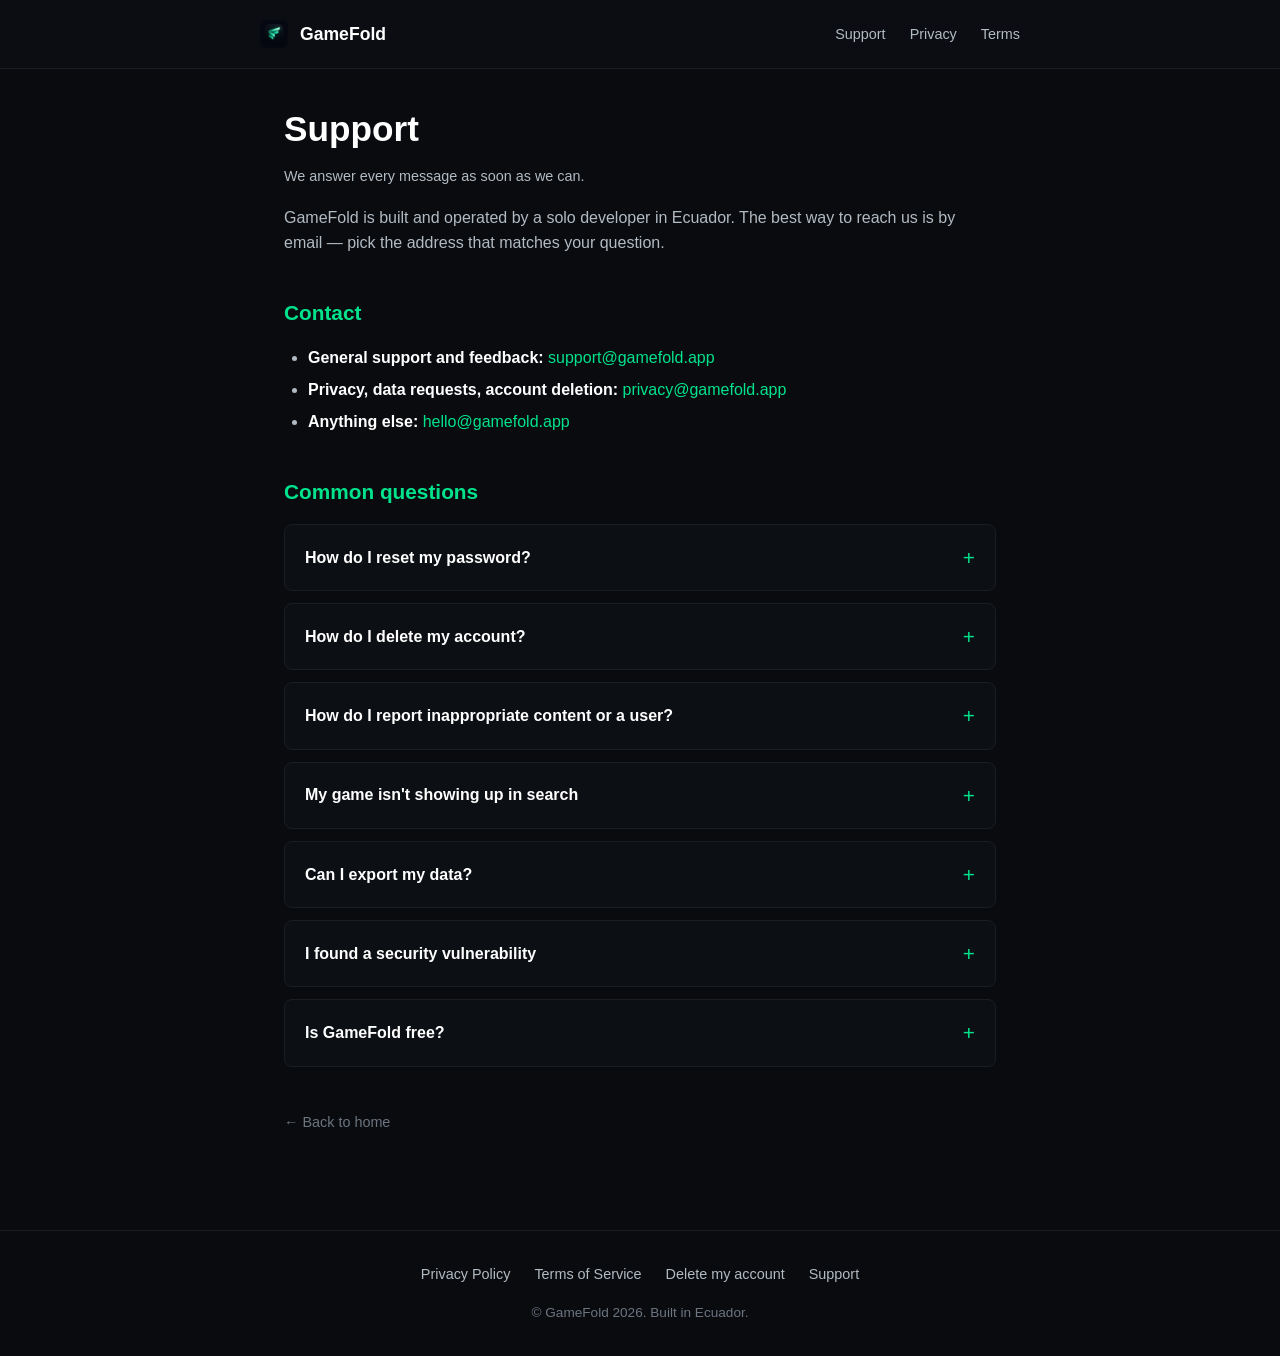
<file: support.html>
<!DOCTYPE html>
<html lang="en">
<head>
  <meta charset="UTF-8">
  <meta name="viewport" content="width=device-width, initial-scale=1.0">
  <title>GameFold Support</title>
  <meta name="description" content="Get help with GameFold — contact us, common questions, and how to report issues.">
  <meta name="theme-color" content="#090B0F">
  <link rel="icon" type="image/png" href="/assets/favicon.png">
  <link rel="stylesheet" href="/assets/styles.css">
</head>
<body>

<header class="site-header">
  <div class="inner">
    <a class="brand" href="/">
      <img src="/assets/icon.png" alt="GameFold logo">
      <span>GameFold</span>
    </a>
    <nav class="site-nav" aria-label="Primary">
      <a href="/support.html">Support</a>
      <a href="/privacy.html">Privacy</a>
      <a href="/terms.html">Terms</a>
    </nav>
  </div>
</header>

<main class="container">
  <article class="legal-article">
    <h1 class="page-title">Support</h1>
    <p class="last-updated">We answer every message as soon as we can.</p>

    <p>GameFold is built and operated by a solo developer in Ecuador. The best way to reach us is by email — pick the address that matches your question.</p>

    <h2>Contact</h2>
    <ul>
      <li><strong>General support and feedback:</strong> <a href="mailto:support@gamefold.app">support@gamefold.app</a></li>
      <li><strong>Privacy, data requests, account deletion:</strong> <a href="mailto:privacy@gamefold.app">privacy@gamefold.app</a></li>
      <li><strong>Anything else:</strong> <a href="mailto:hello@gamefold.app">hello@gamefold.app</a></li>
    </ul>

    <h2>Common questions</h2>

    <details>
      <summary>How do I reset my password?</summary>
      <p>On the sign-in screen, tap "Forgot password" and enter your account email. You'll receive a reset link — check your spam folder if it doesn't appear within a few minutes.</p>
    </details>

    <details>
      <summary>How do I delete my account?</summary>
      <p>Open the app, go to Settings → Danger zone → Delete Account. Or, if you don't have the app installed, see our <a href="/delete-account.html">account deletion page</a> for the email process.</p>
    </details>

    <details>
      <summary>How do I report inappropriate content or a user?</summary>
      <p>In the app, open the "⋯" menu on any review, list, or profile and choose <strong>Report</strong>. We review every report as soon as we can. If you prefer, you can also email <a href="mailto:support@gamefold.app">support@gamefold.app</a> with a link or description of the content.</p>
    </details>

    <details>
      <summary>My game isn't showing up in search</summary>
      <p>Game data comes from the RAWG database. If a game is missing, it's usually because RAWG's catalog doesn't include it yet. You can request additions at <a href="https://rawg.io" target="_blank" rel="noopener">rawg.io</a> — we'll pick up the new entries automatically.</p>
    </details>

    <details>
      <summary>Can I export my data?</summary>
      <p>Yes. Email <a href="mailto:privacy@gamefold.app?subject=Data%20export%20request">privacy@gamefold.app</a> from your account address and request an export. We'll send you a machine-readable copy of your profile, reviews, lists, and library within 30 days (GDPR Art. 20). An in-app export button is planned for a future release.</p>
    </details>

    <details>
      <summary>I found a security vulnerability</summary>
      <p>Thank you for reporting responsibly. Email <a href="mailto:privacy@gamefold.app?subject=Security%20vulnerability">privacy@gamefold.app</a> with details. Please do not disclose publicly until we've had a chance to address the issue.</p>
    </details>

    <details>
      <summary>Is GameFold free?</summary>
      <p>Yes. GameFold is free to use. There are no ads in the app. A future optional premium tier may be introduced for extra features, but the core experience will always remain free.</p>
    </details>

    <a href="/" class="back-link">← Back to home</a>
  </article>
</main>

<footer class="site-footer">
  <nav class="footer-nav" aria-label="Secondary">
    <a href="/privacy.html">Privacy Policy</a>
    <a href="/terms.html">Terms of Service</a>
    <a href="/delete-account.html">Delete my account</a>
    <a href="/support.html">Support</a>
  </nav>
  <p class="copy">&copy; GameFold 2026. Built in Ecuador.</p>
</footer>

</body>
</html>
</file>
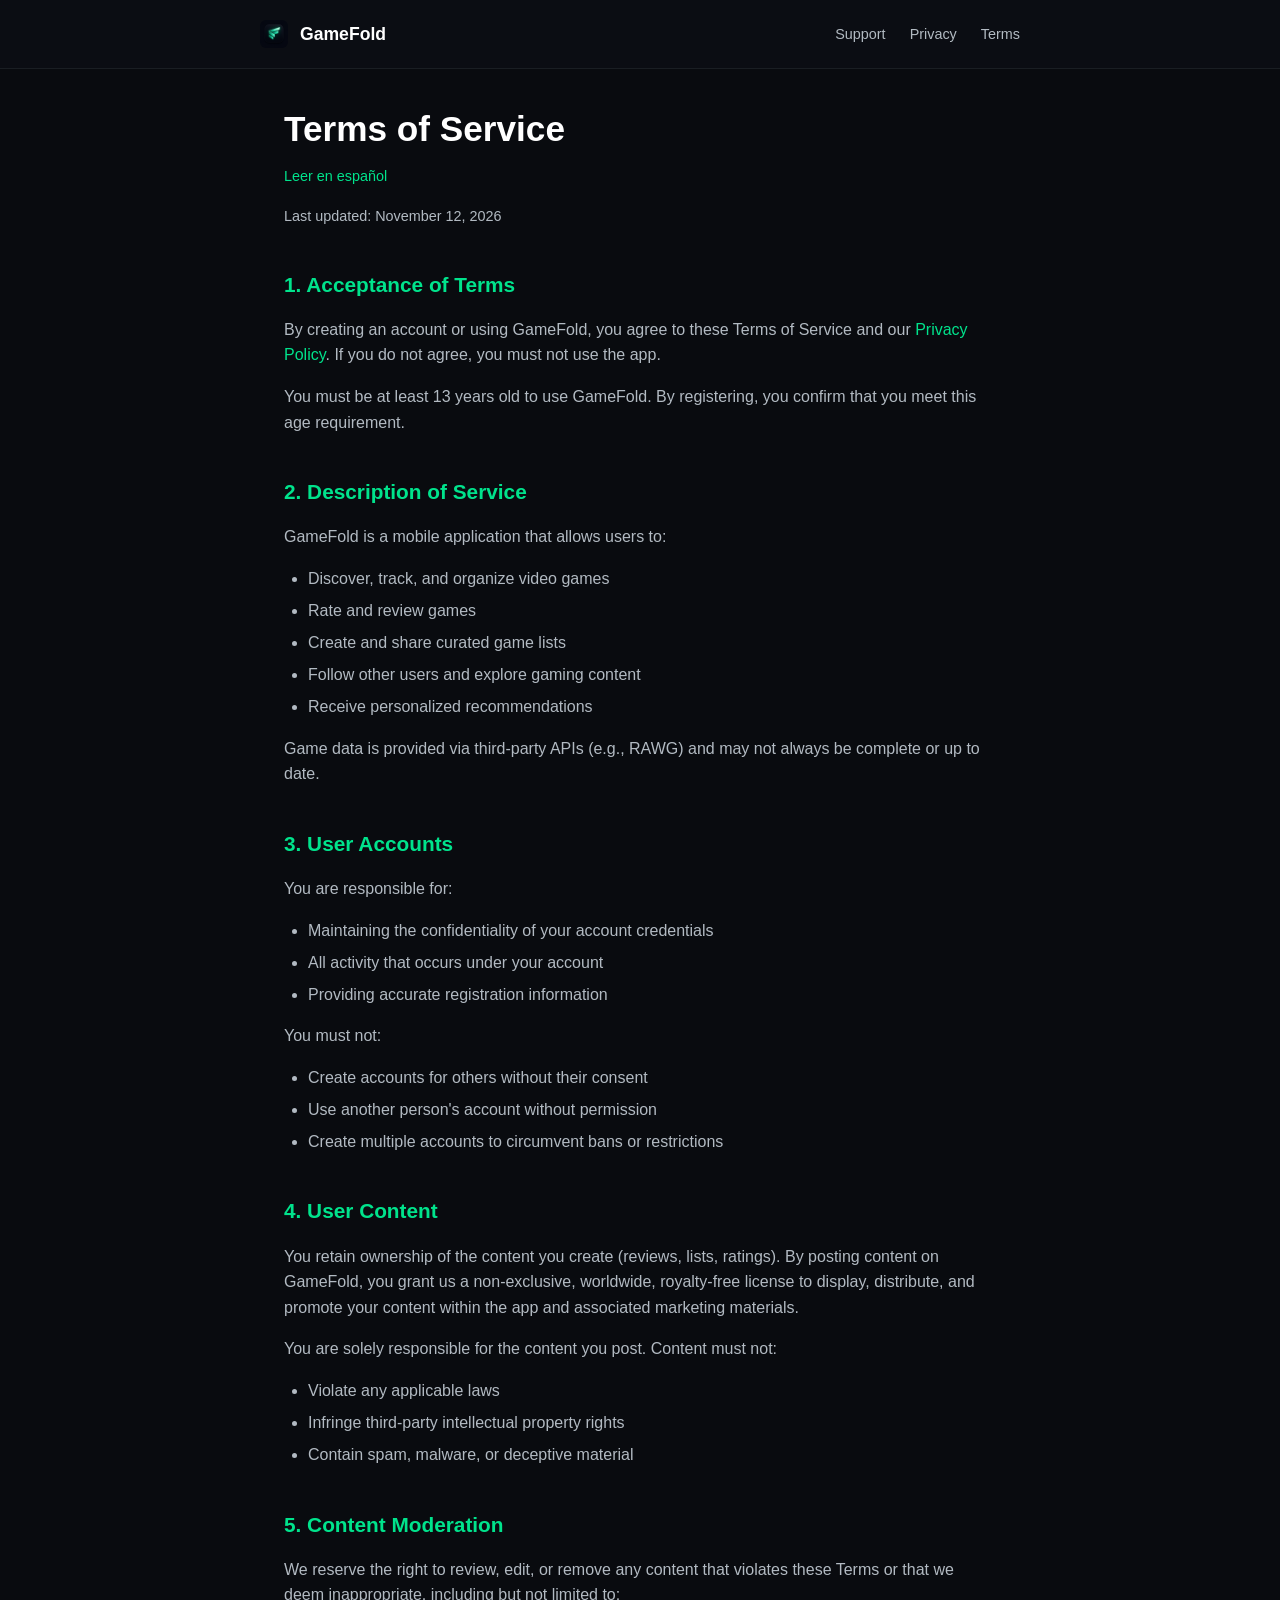
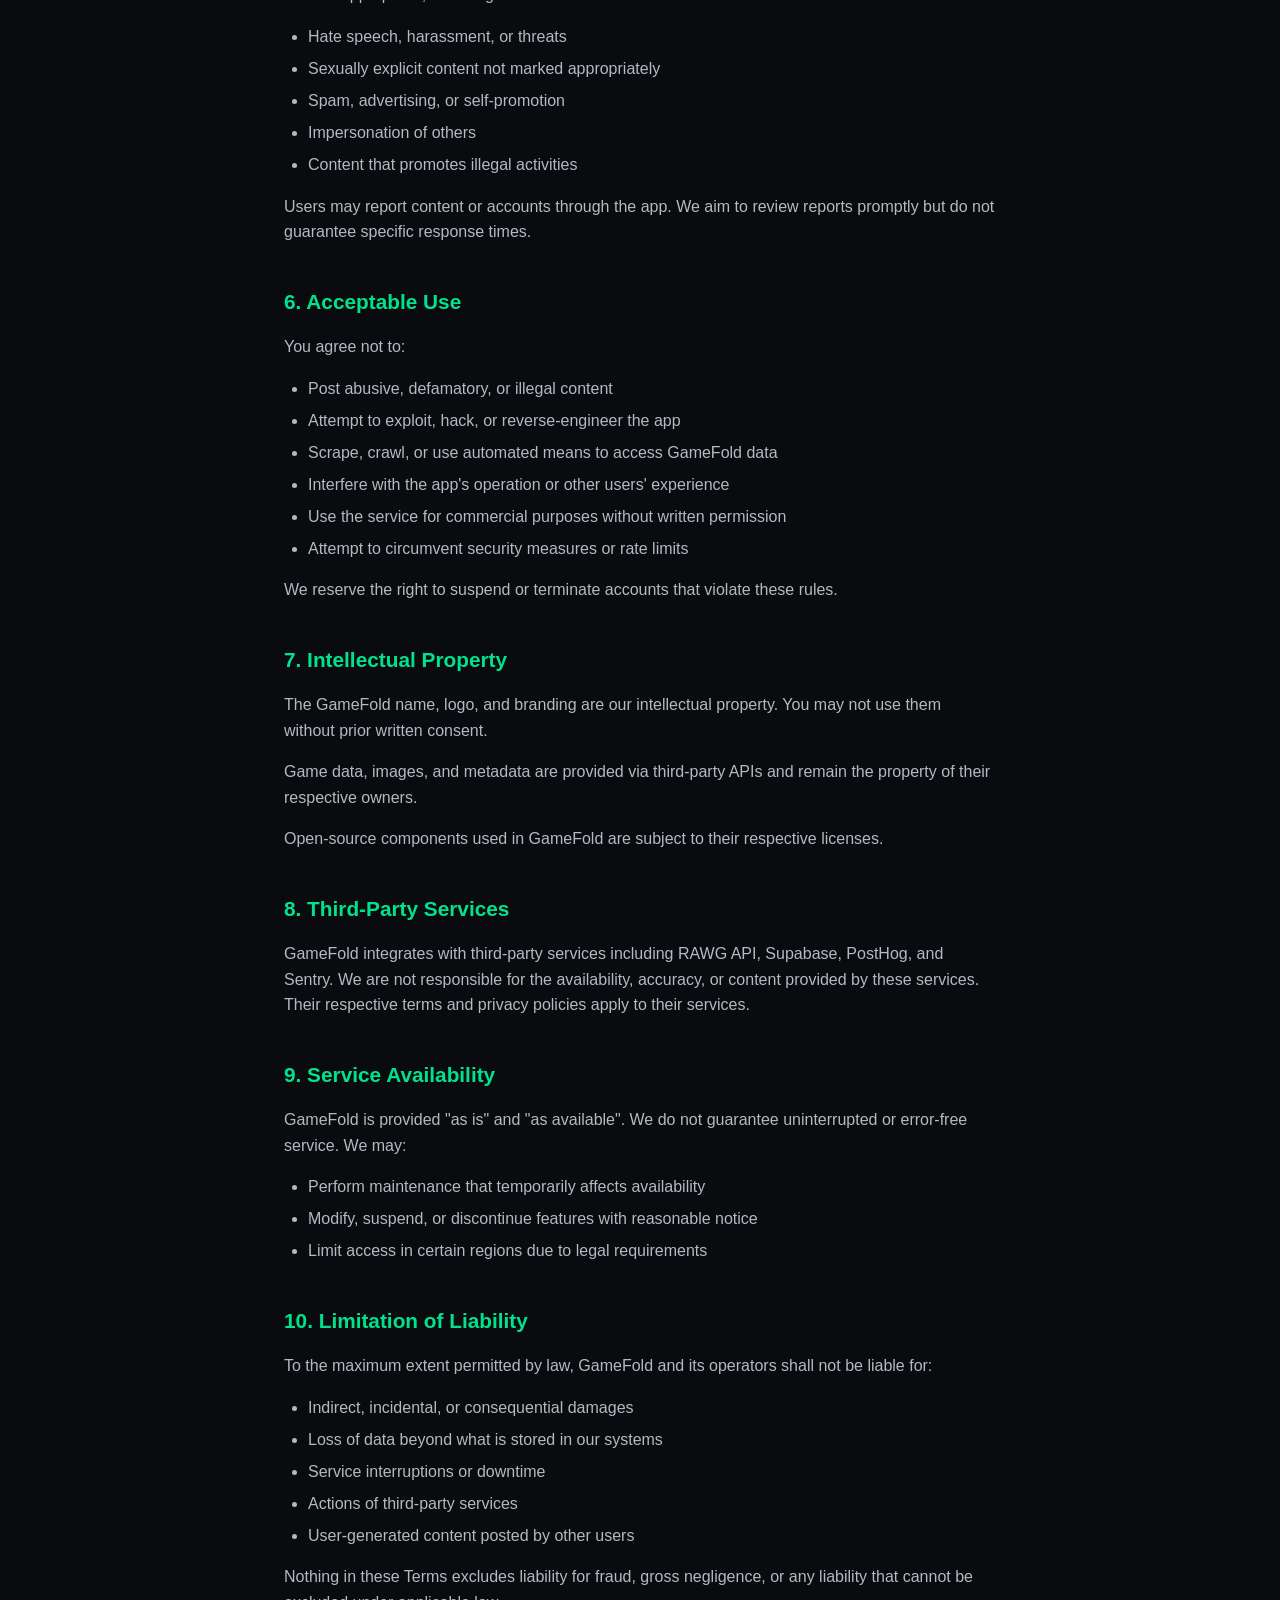
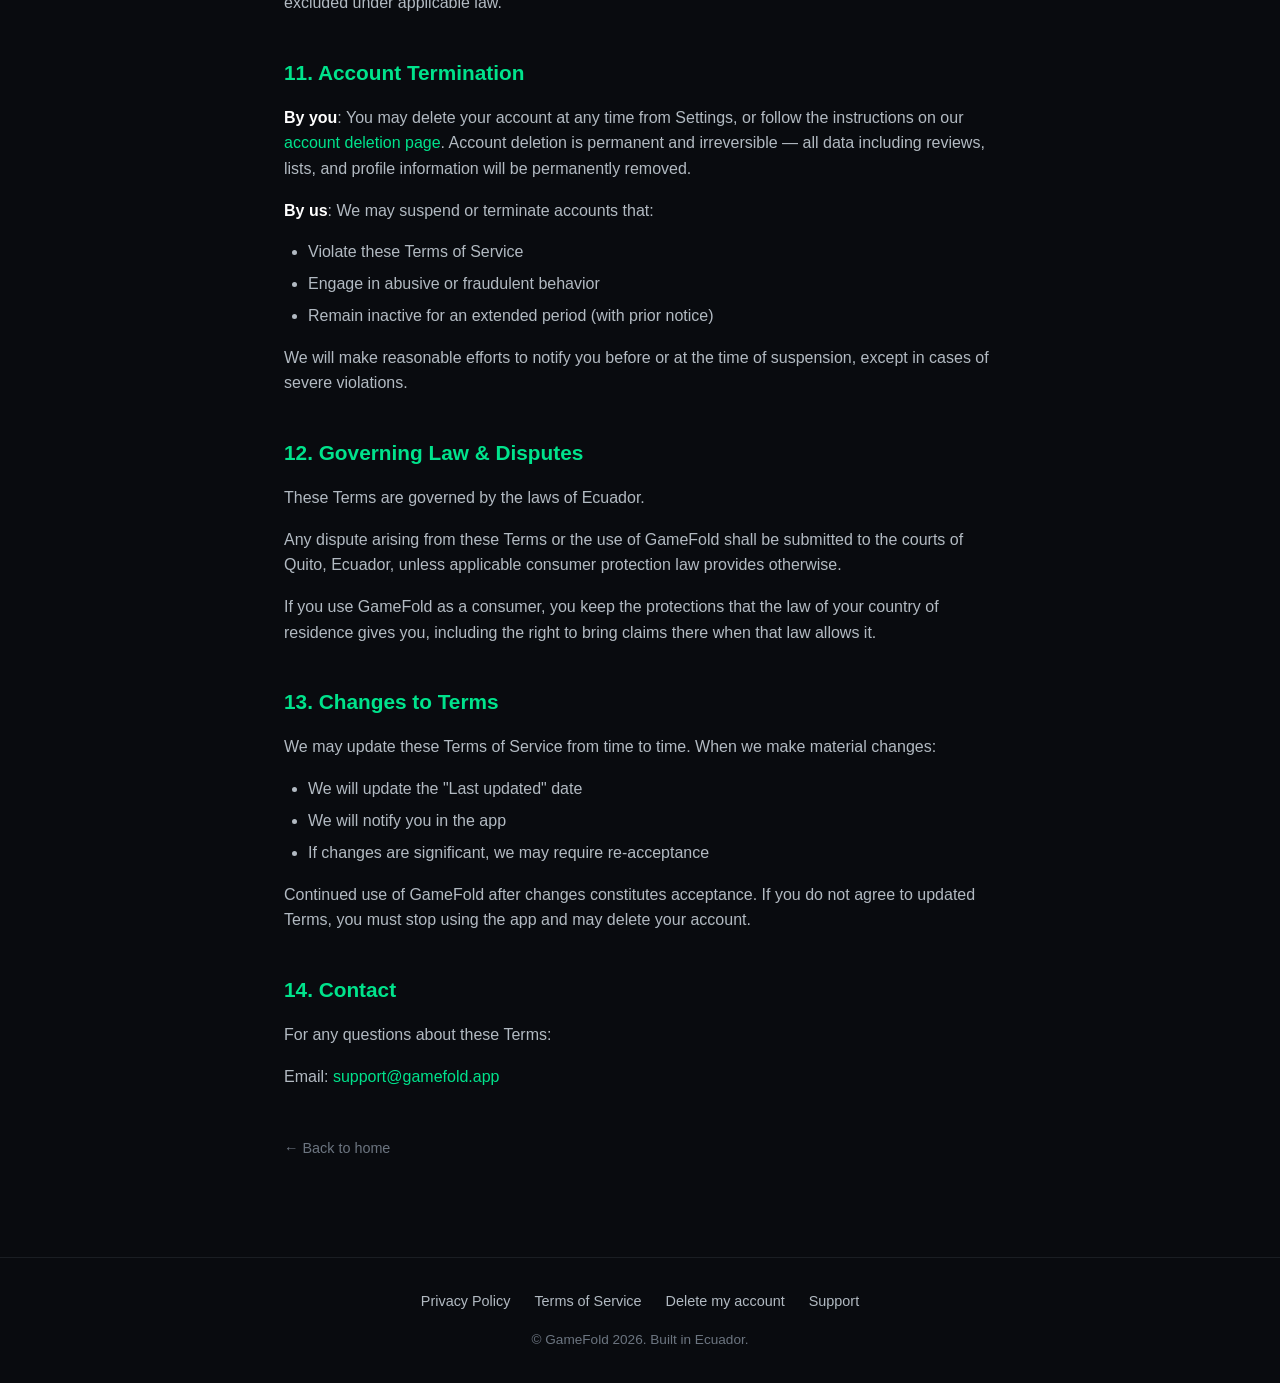
<file: terms.html>
<!DOCTYPE html>
<html lang="en">
<head>
  <meta charset="UTF-8">
  <meta name="viewport" content="width=device-width, initial-scale=1.0">
  <title>Terms of Service — GameFold</title>
  <meta name="description" content="GameFold Terms of Service — rules, acceptable use, content moderation, and dispute resolution. Governed by Spanish law.">
  <meta name="theme-color" content="#090B0F">
  <link rel="icon" type="image/png" href="/assets/favicon.png">
  <link rel="alternate" hreflang="en" href="https://gamefold.app/terms.html">
  <link rel="alternate" hreflang="es" href="https://gamefold.app/es/terms.html">
  <link rel="alternate" hreflang="x-default" href="https://gamefold.app/terms.html">
  <link rel="stylesheet" href="/assets/styles.css">
</head>
<body>

<header class="site-header">
  <div class="inner">
    <a class="brand" href="/">
      <img src="/assets/icon.png" alt="GameFold logo">
      <span>GameFold</span>
    </a>
    <nav class="site-nav" aria-label="Primary">
      <a href="/support.html">Support</a>
      <a href="/privacy.html">Privacy</a>
      <a href="/terms.html">Terms</a>
    </nav>
  </div>
</header>

<main class="container">
  <article class="legal-article">
    <h1 class="page-title">Terms of Service</h1>
    <p class="lang-switch"><a href="/es/terms.html" hreflang="es" lang="es">Leer en español</a></p>
    <p class="last-updated">Last updated: November 12, 2026</p>

    <h2>1. Acceptance of Terms</h2>
    <p>By creating an account or using GameFold, you agree to these Terms of Service and our <a href="/privacy.html">Privacy Policy</a>. If you do not agree, you must not use the app.</p>
    <p>You must be at least 13 years old to use GameFold. By registering, you confirm that you meet this age requirement.</p>

    <h2>2. Description of Service</h2>
    <p>GameFold is a mobile application that allows users to:</p>
    <ul>
      <li>Discover, track, and organize video games</li>
      <li>Rate and review games</li>
      <li>Create and share curated game lists</li>
      <li>Follow other users and explore gaming content</li>
      <li>Receive personalized recommendations</li>
    </ul>
    <p>Game data is provided via third-party APIs (e.g., RAWG) and may not always be complete or up to date.</p>

    <h2>3. User Accounts</h2>
    <p>You are responsible for:</p>
    <ul>
      <li>Maintaining the confidentiality of your account credentials</li>
      <li>All activity that occurs under your account</li>
      <li>Providing accurate registration information</li>
    </ul>
    <p>You must not:</p>
    <ul>
      <li>Create accounts for others without their consent</li>
      <li>Use another person's account without permission</li>
      <li>Create multiple accounts to circumvent bans or restrictions</li>
    </ul>

    <h2>4. User Content</h2>
    <p>You retain ownership of the content you create (reviews, lists, ratings). By posting content on GameFold, you grant us a non-exclusive, worldwide, royalty-free license to display, distribute, and promote your content within the app and associated marketing materials.</p>
    <p>You are solely responsible for the content you post. Content must not:</p>
    <ul>
      <li>Violate any applicable laws</li>
      <li>Infringe third-party intellectual property rights</li>
      <li>Contain spam, malware, or deceptive material</li>
    </ul>

    <h2>5. Content Moderation</h2>
    <p>We reserve the right to review, edit, or remove any content that violates these Terms or that we deem inappropriate, including but not limited to:</p>
    <ul>
      <li>Hate speech, harassment, or threats</li>
      <li>Sexually explicit content not marked appropriately</li>
      <li>Spam, advertising, or self-promotion</li>
      <li>Impersonation of others</li>
      <li>Content that promotes illegal activities</li>
    </ul>
    <p>Users may report content or accounts through the app. We aim to review reports promptly but do not guarantee specific response times.</p>

    <h2>6. Acceptable Use</h2>
    <p>You agree not to:</p>
    <ul>
      <li>Post abusive, defamatory, or illegal content</li>
      <li>Attempt to exploit, hack, or reverse-engineer the app</li>
      <li>Scrape, crawl, or use automated means to access GameFold data</li>
      <li>Interfere with the app's operation or other users' experience</li>
      <li>Use the service for commercial purposes without written permission</li>
      <li>Attempt to circumvent security measures or rate limits</li>
    </ul>
    <p>We reserve the right to suspend or terminate accounts that violate these rules.</p>

    <h2>7. Intellectual Property</h2>
    <p>The GameFold name, logo, and branding are our intellectual property. You may not use them without prior written consent.</p>
    <p>Game data, images, and metadata are provided via third-party APIs and remain the property of their respective owners.</p>
    <p>Open-source components used in GameFold are subject to their respective licenses.</p>

    <h2>8. Third-Party Services</h2>
    <p>GameFold integrates with third-party services including RAWG API, Supabase, PostHog, and Sentry. We are not responsible for the availability, accuracy, or content provided by these services. Their respective terms and privacy policies apply to their services.</p>

    <h2>9. Service Availability</h2>
    <p>GameFold is provided "as is" and "as available". We do not guarantee uninterrupted or error-free service. We may:</p>
    <ul>
      <li>Perform maintenance that temporarily affects availability</li>
      <li>Modify, suspend, or discontinue features with reasonable notice</li>
      <li>Limit access in certain regions due to legal requirements</li>
    </ul>

    <h2>10. Limitation of Liability</h2>
    <p>To the maximum extent permitted by law, GameFold and its operators shall not be liable for:</p>
    <ul>
      <li>Indirect, incidental, or consequential damages</li>
      <li>Loss of data beyond what is stored in our systems</li>
      <li>Service interruptions or downtime</li>
      <li>Actions of third-party services</li>
      <li>User-generated content posted by other users</li>
    </ul>
    <p>Nothing in these Terms excludes liability for fraud, gross negligence, or any liability that cannot be excluded under applicable law.</p>

    <h2>11. Account Termination</h2>
    <p><strong>By you</strong>: You may delete your account at any time from Settings, or follow the instructions on our <a href="/delete-account.html">account deletion page</a>. Account deletion is permanent and irreversible — all data including reviews, lists, and profile information will be permanently removed.</p>
    <p><strong>By us</strong>: We may suspend or terminate accounts that:</p>
    <ul>
      <li>Violate these Terms of Service</li>
      <li>Engage in abusive or fraudulent behavior</li>
      <li>Remain inactive for an extended period (with prior notice)</li>
    </ul>
    <p>We will make reasonable efforts to notify you before or at the time of suspension, except in cases of severe violations.</p>

    <h2>12. Governing Law &amp; Disputes</h2>
    <p>These Terms are governed by the laws of Ecuador.</p>
    <p>Any dispute arising from these Terms or the use of GameFold shall be submitted to the courts of Quito, Ecuador, unless applicable consumer protection law provides otherwise.</p>
    <p>If you use GameFold as a consumer, you keep the protections that the law of your country of residence gives you, including the right to bring claims there when that law allows it.</p>

    <h2>13. Changes to Terms</h2>
    <p>We may update these Terms of Service from time to time. When we make material changes:</p>
    <ul>
      <li>We will update the "Last updated" date</li>
      <li>We will notify you in the app</li>
      <li>If changes are significant, we may require re-acceptance</li>
    </ul>
    <p>Continued use of GameFold after changes constitutes acceptance. If you do not agree to updated Terms, you must stop using the app and may delete your account.</p>

    <h2>14. Contact</h2>
    <p>For any questions about these Terms:</p>
    <p>Email: <a href="mailto:support@gamefold.app">support@gamefold.app</a></p>

    <a href="/" class="back-link">← Back to home</a>
  </article>
</main>

<footer class="site-footer">
  <nav class="footer-nav" aria-label="Secondary">
    <a href="/privacy.html">Privacy Policy</a>
    <a href="/terms.html">Terms of Service</a>
    <a href="/delete-account.html">Delete my account</a>
    <a href="/support.html">Support</a>
  </nav>
  <p class="copy">&copy; GameFold 2026. Built in Ecuador.</p>
</footer>

</body>
</html>
</file>
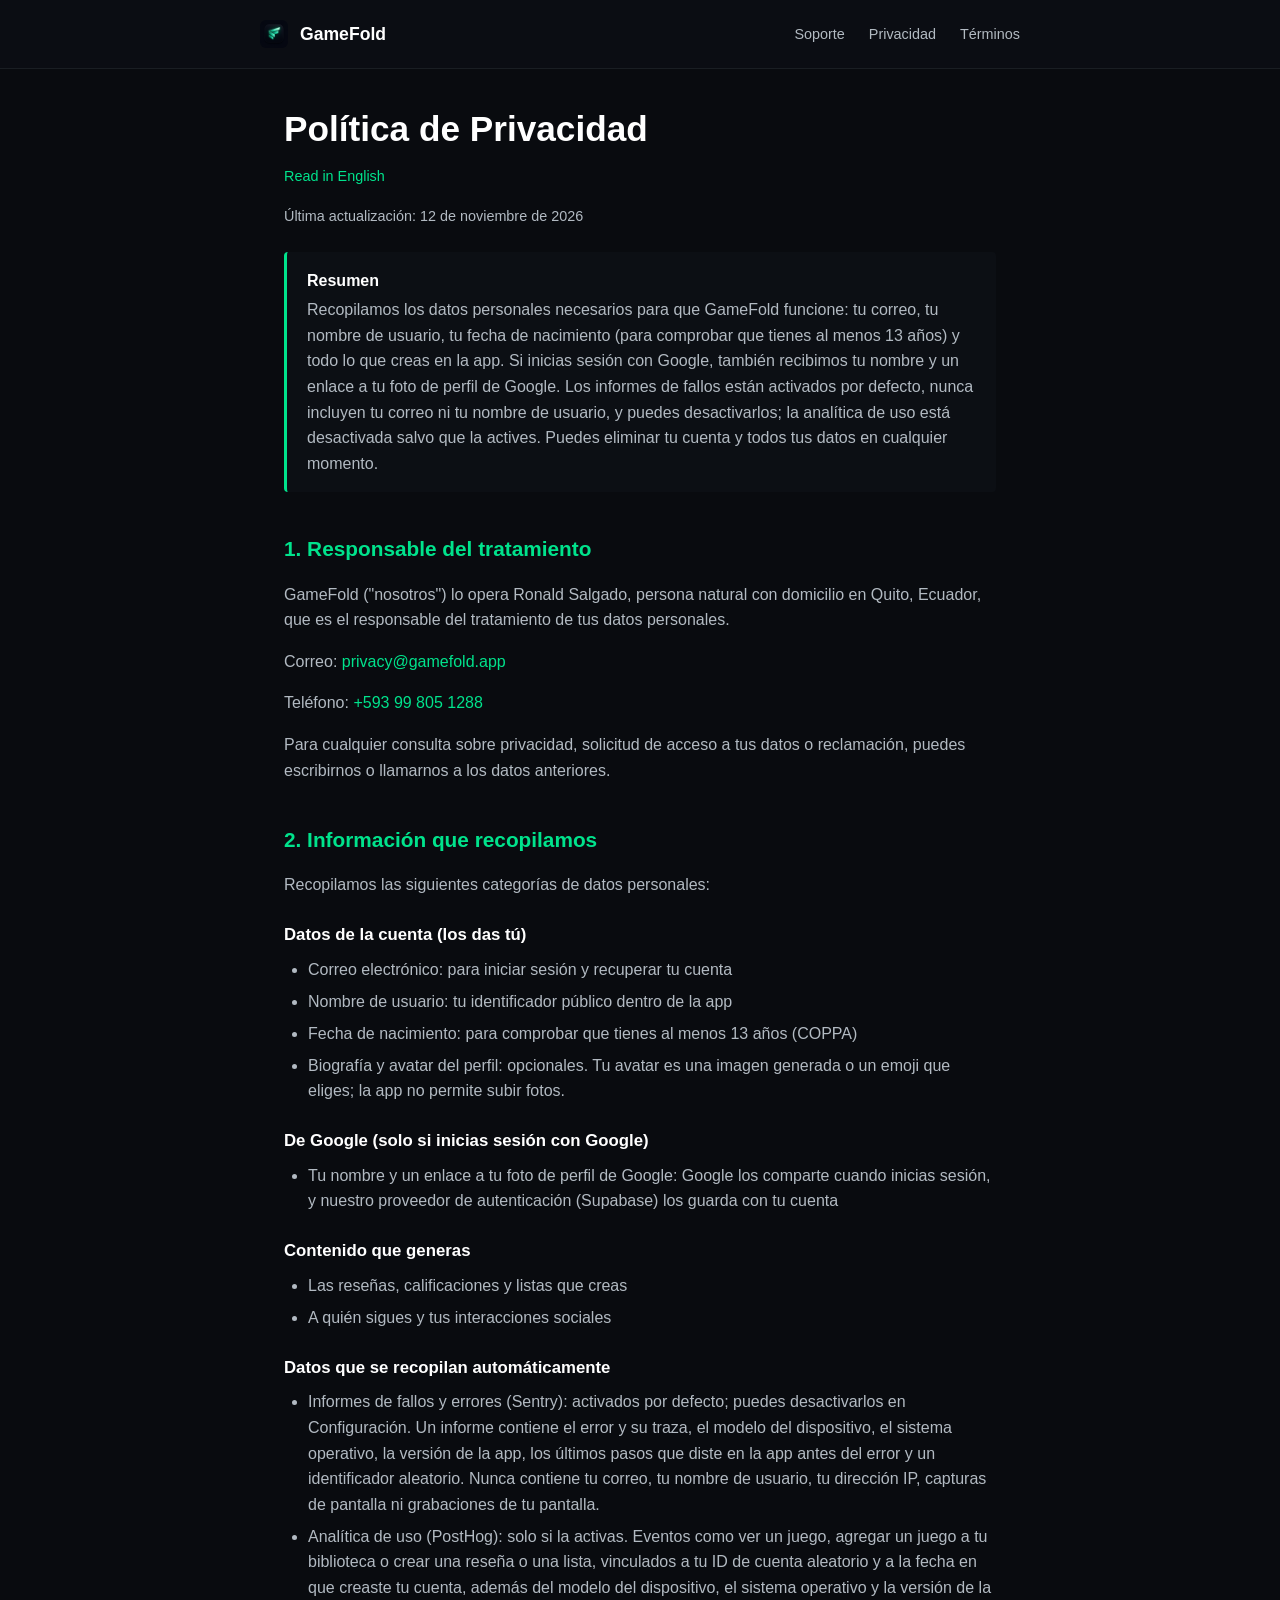
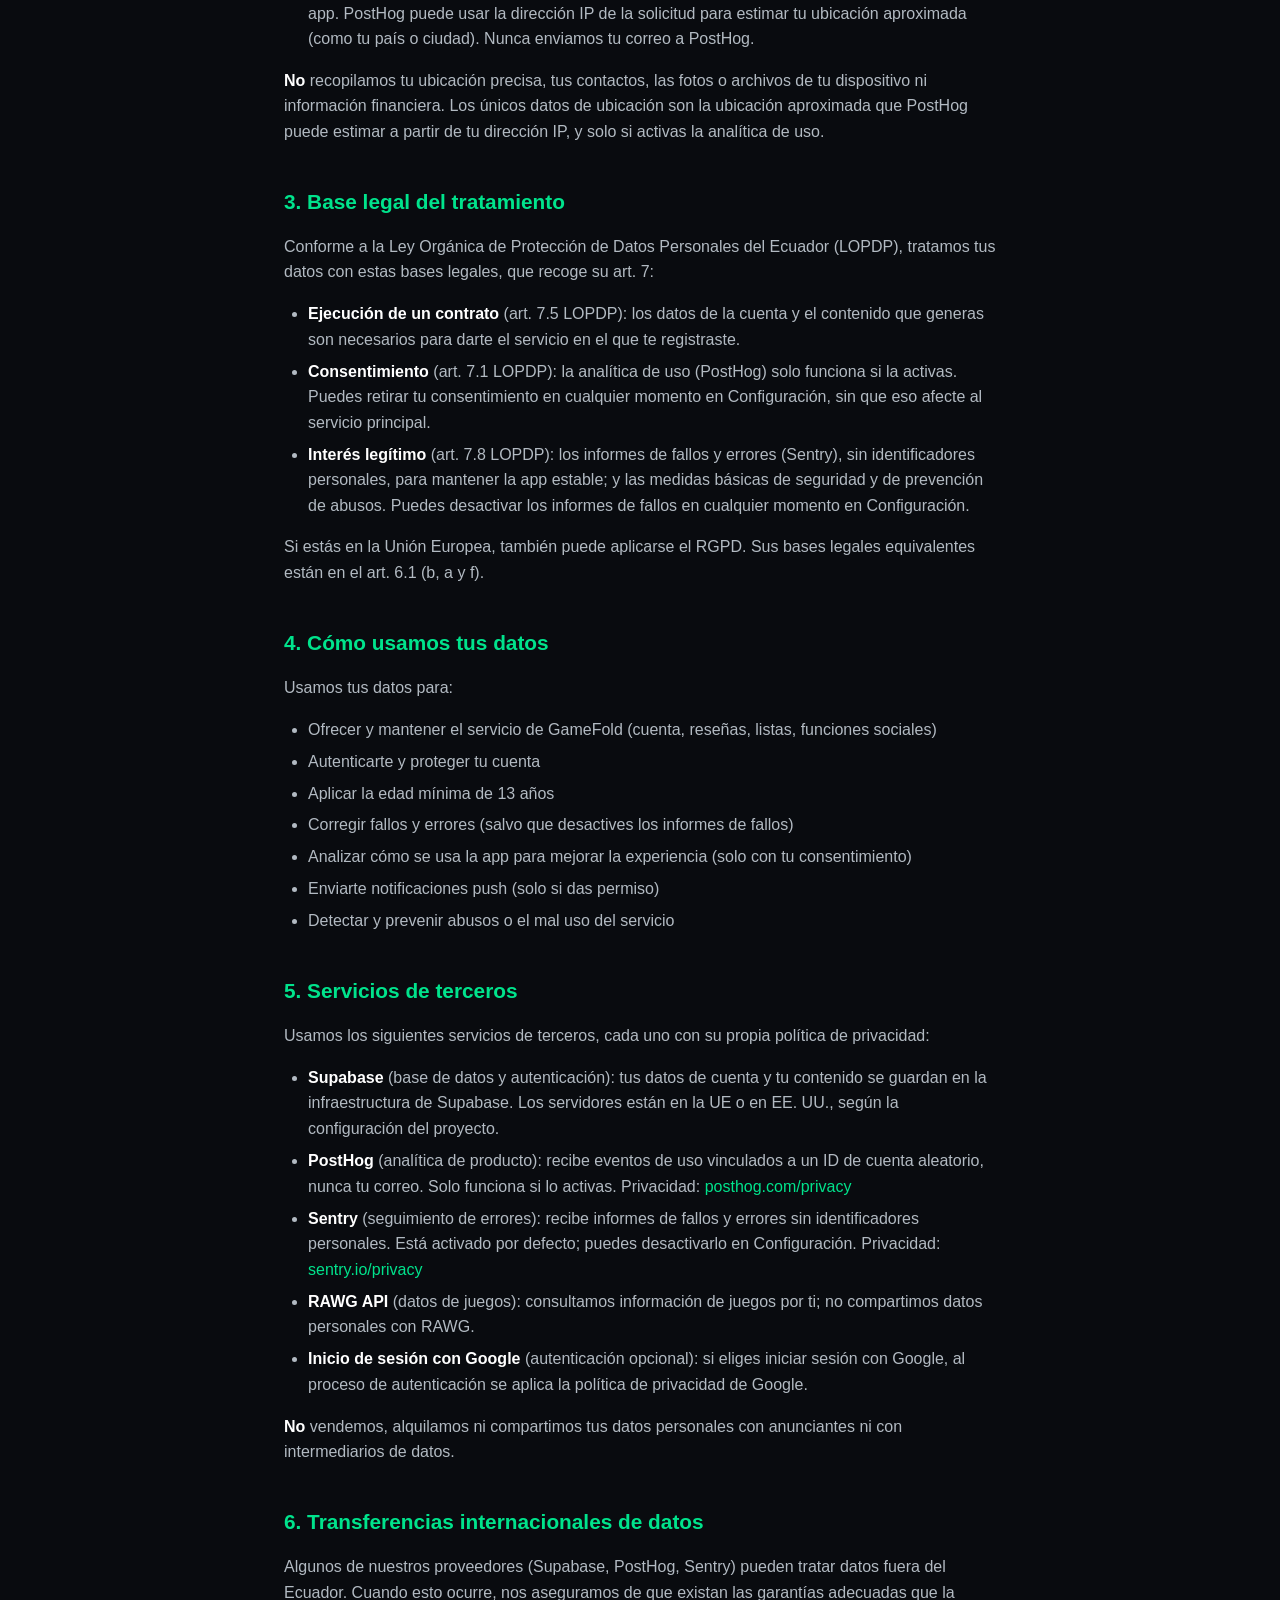
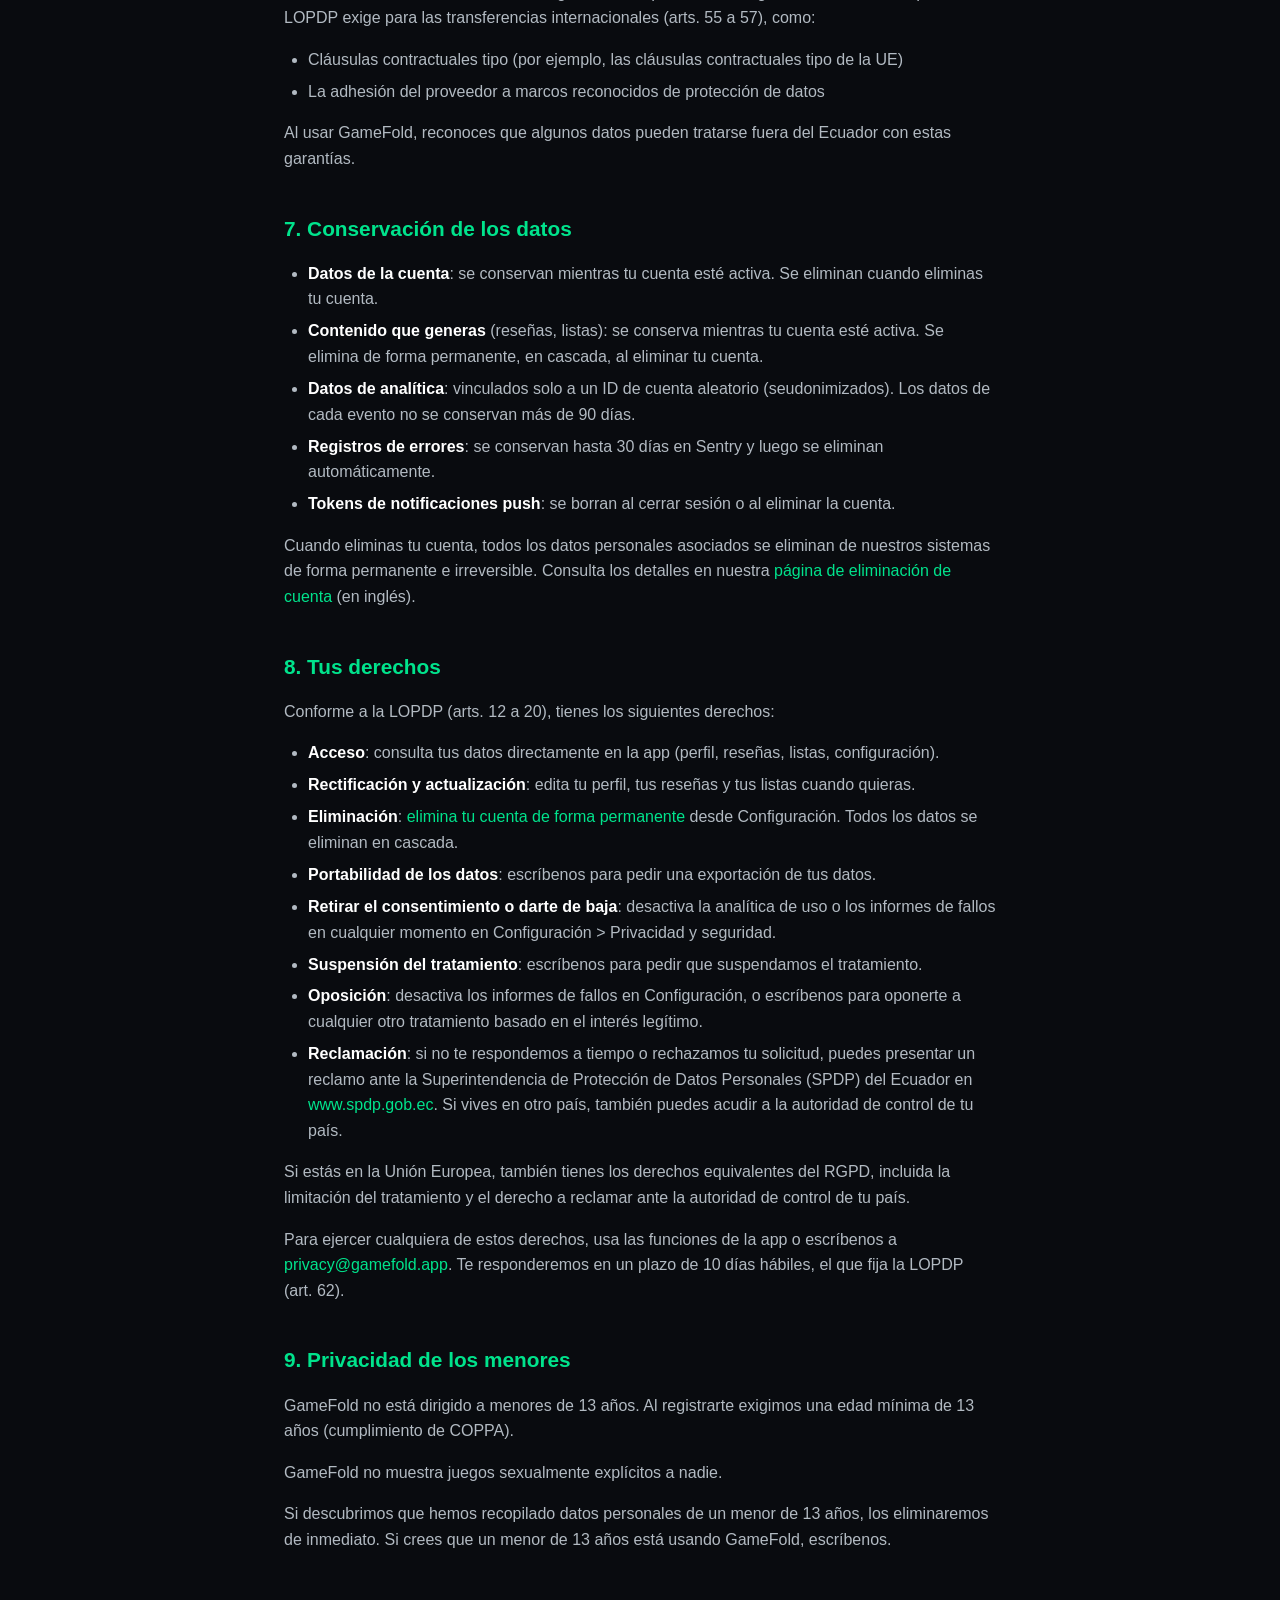
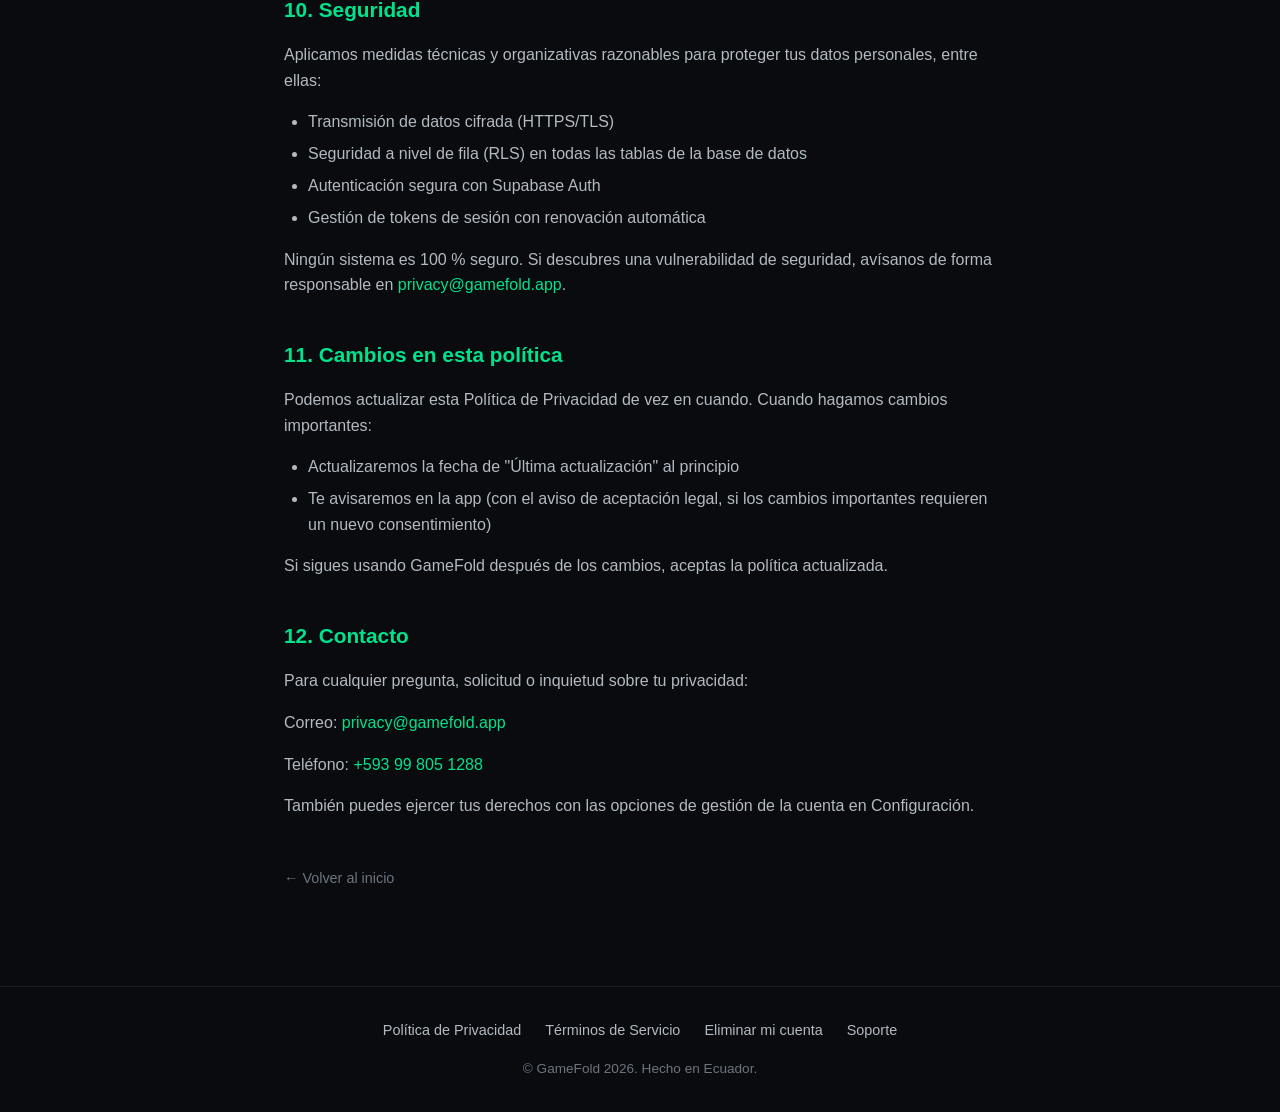
<file: es/privacy.html>
<!DOCTYPE html>
<html lang="es">
<head>
  <meta charset="UTF-8">
  <meta name="viewport" content="width=device-width, initial-scale=1.0">
  <title>Política de Privacidad — GameFold</title>
  <meta name="description" content="Política de Privacidad de GameFold: qué datos recopilamos, cómo los usamos y cómo los protegemos. Conforme a la LOPDP del Ecuador, con el RGPD para usuarios en la UE y COPPA.">
  <meta name="theme-color" content="#090B0F">
  <link rel="icon" type="image/png" href="/assets/favicon.png">
  <link rel="alternate" hreflang="en" href="https://gamefold.app/privacy.html">
  <link rel="alternate" hreflang="es" href="https://gamefold.app/es/privacy.html">
  <link rel="alternate" hreflang="x-default" href="https://gamefold.app/privacy.html">
  <link rel="stylesheet" href="/assets/styles.css">
</head>
<body>

<header class="site-header">
  <div class="inner">
    <a class="brand" href="/">
      <img src="/assets/icon.png" alt="Logo de GameFold">
      <span>GameFold</span>
    </a>
    <nav class="site-nav" aria-label="Principal">
      <a href="/support.html">Soporte</a>
      <a href="/es/privacy.html">Privacidad</a>
      <a href="/es/terms.html">Términos</a>
    </nav>
  </div>
</header>

<main class="container">
  <article class="legal-article">
    <h1 class="page-title">Política de Privacidad</h1>
    <p class="lang-switch"><a href="/privacy.html" hreflang="en" lang="en">Read in English</a></p>
    <p class="last-updated">Última actualización: 12 de noviembre de 2026</p>

    <div class="note">
      <strong>Resumen</strong>
      Recopilamos los datos personales necesarios para que GameFold funcione: tu correo, tu nombre de usuario, tu fecha de nacimiento (para comprobar que tienes al menos 13 años) y todo lo que creas en la app. Si inicias sesión con Google, también recibimos tu nombre y un enlace a tu foto de perfil de Google. Los informes de fallos están activados por defecto, nunca incluyen tu correo ni tu nombre de usuario, y puedes desactivarlos; la analítica de uso está desactivada salvo que la actives. Puedes eliminar tu cuenta y todos tus datos en cualquier momento.
    </div>

    <h2>1. Responsable del tratamiento</h2>
    <p>GameFold ("nosotros") lo opera Ronald Salgado, persona natural con domicilio en Quito, Ecuador, que es el responsable del tratamiento de tus datos personales.</p>
    <p>Correo: <a href="mailto:privacy@gamefold.app">privacy@gamefold.app</a></p>
    <p>Teléfono: <a href="tel:+593998051288">+593 99 805 1288</a></p>
    <p>Para cualquier consulta sobre privacidad, solicitud de acceso a tus datos o reclamación, puedes escribirnos o llamarnos a los datos anteriores.</p>

    <h2>2. Información que recopilamos</h2>
    <p>Recopilamos las siguientes categorías de datos personales:</p>

    <h3>Datos de la cuenta (los das tú)</h3>
    <ul>
      <li>Correo electrónico: para iniciar sesión y recuperar tu cuenta</li>
      <li>Nombre de usuario: tu identificador público dentro de la app</li>
      <li>Fecha de nacimiento: para comprobar que tienes al menos 13 años (COPPA)</li>
      <li>Biografía y avatar del perfil: opcionales. Tu avatar es una imagen generada o un emoji que eliges; la app no permite subir fotos.</li>
    </ul>

    <h3>De Google (solo si inicias sesión con Google)</h3>
    <ul>
      <li>Tu nombre y un enlace a tu foto de perfil de Google: Google los comparte cuando inicias sesión, y nuestro proveedor de autenticación (Supabase) los guarda con tu cuenta</li>
    </ul>

    <h3>Contenido que generas</h3>
    <ul>
      <li>Las reseñas, calificaciones y listas que creas</li>
      <li>A quién sigues y tus interacciones sociales</li>
    </ul>

    <h3>Datos que se recopilan automáticamente</h3>
    <ul>
      <li>Informes de fallos y errores (Sentry): activados por defecto; puedes desactivarlos en Configuración. Un informe contiene el error y su traza, el modelo del dispositivo, el sistema operativo, la versión de la app, los últimos pasos que diste en la app antes del error y un identificador aleatorio. Nunca contiene tu correo, tu nombre de usuario, tu dirección IP, capturas de pantalla ni grabaciones de tu pantalla.</li>
      <li>Analítica de uso (PostHog): solo si la activas. Eventos como ver un juego, agregar un juego a tu biblioteca o crear una reseña o una lista, vinculados a tu ID de cuenta aleatorio y a la fecha en que creaste tu cuenta, además del modelo del dispositivo, el sistema operativo y la versión de la app. PostHog puede usar la dirección IP de la solicitud para estimar tu ubicación aproximada (como tu país o ciudad). Nunca enviamos tu correo a PostHog.</li>
    </ul>

    <p><strong>No</strong> recopilamos tu ubicación precisa, tus contactos, las fotos o archivos de tu dispositivo ni información financiera. Los únicos datos de ubicación son la ubicación aproximada que PostHog puede estimar a partir de tu dirección IP, y solo si activas la analítica de uso.</p>

    <h2>3. Base legal del tratamiento</h2>
    <p>Conforme a la Ley Orgánica de Protección de Datos Personales del Ecuador (LOPDP), tratamos tus datos con estas bases legales, que recoge su art. 7:</p>
    <ul>
      <li><strong>Ejecución de un contrato</strong> (art. 7.5 LOPDP): los datos de la cuenta y el contenido que generas son necesarios para darte el servicio en el que te registraste.</li>
      <li><strong>Consentimiento</strong> (art. 7.1 LOPDP): la analítica de uso (PostHog) solo funciona si la activas. Puedes retirar tu consentimiento en cualquier momento en Configuración, sin que eso afecte al servicio principal.</li>
      <li><strong>Interés legítimo</strong> (art. 7.8 LOPDP): los informes de fallos y errores (Sentry), sin identificadores personales, para mantener la app estable; y las medidas básicas de seguridad y de prevención de abusos. Puedes desactivar los informes de fallos en cualquier momento en Configuración.</li>
    </ul>
    <p>Si estás en la Unión Europea, también puede aplicarse el RGPD. Sus bases legales equivalentes están en el art. 6.1 (b, a y f).</p>

    <h2>4. Cómo usamos tus datos</h2>
    <p>Usamos tus datos para:</p>
    <ul>
      <li>Ofrecer y mantener el servicio de GameFold (cuenta, reseñas, listas, funciones sociales)</li>
      <li>Autenticarte y proteger tu cuenta</li>
      <li>Aplicar la edad mínima de 13 años</li>
      <li>Corregir fallos y errores (salvo que desactives los informes de fallos)</li>
      <li>Analizar cómo se usa la app para mejorar la experiencia (solo con tu consentimiento)</li>
      <li>Enviarte notificaciones push (solo si das permiso)</li>
      <li>Detectar y prevenir abusos o el mal uso del servicio</li>
    </ul>

    <h2>5. Servicios de terceros</h2>
    <p>Usamos los siguientes servicios de terceros, cada uno con su propia política de privacidad:</p>
    <ul>
      <li><strong>Supabase</strong> (base de datos y autenticación): tus datos de cuenta y tu contenido se guardan en la infraestructura de Supabase. Los servidores están en la UE o en EE. UU., según la configuración del proyecto.</li>
      <li><strong>PostHog</strong> (analítica de producto): recibe eventos de uso vinculados a un ID de cuenta aleatorio, nunca tu correo. Solo funciona si lo activas. Privacidad: <a href="https://posthog.com/privacy" target="_blank" rel="noopener">posthog.com/privacy</a></li>
      <li><strong>Sentry</strong> (seguimiento de errores): recibe informes de fallos y errores sin identificadores personales. Está activado por defecto; puedes desactivarlo en Configuración. Privacidad: <a href="https://sentry.io/privacy" target="_blank" rel="noopener">sentry.io/privacy</a></li>
      <li><strong>RAWG API</strong> (datos de juegos): consultamos información de juegos por ti; no compartimos datos personales con RAWG.</li>
      <li><strong>Inicio de sesión con Google</strong> (autenticación opcional): si eliges iniciar sesión con Google, al proceso de autenticación se aplica la política de privacidad de Google.</li>
    </ul>
    <p><strong>No</strong> vendemos, alquilamos ni compartimos tus datos personales con anunciantes ni con intermediarios de datos.</p>

    <h2>6. Transferencias internacionales de datos</h2>
    <p>Algunos de nuestros proveedores (Supabase, PostHog, Sentry) pueden tratar datos fuera del Ecuador. Cuando esto ocurre, nos aseguramos de que existan las garantías adecuadas que la LOPDP exige para las transferencias internacionales (arts. 55 a 57), como:</p>
    <ul>
      <li>Cláusulas contractuales tipo (por ejemplo, las cláusulas contractuales tipo de la UE)</li>
      <li>La adhesión del proveedor a marcos reconocidos de protección de datos</li>
    </ul>
    <p>Al usar GameFold, reconoces que algunos datos pueden tratarse fuera del Ecuador con estas garantías.</p>

    <h2>7. Conservación de los datos</h2>
    <ul>
      <li><strong>Datos de la cuenta</strong>: se conservan mientras tu cuenta esté activa. Se eliminan cuando eliminas tu cuenta.</li>
      <li><strong>Contenido que generas</strong> (reseñas, listas): se conserva mientras tu cuenta esté activa. Se elimina de forma permanente, en cascada, al eliminar tu cuenta.</li>
      <li><strong>Datos de analítica</strong>: vinculados solo a un ID de cuenta aleatorio (seudonimizados). Los datos de cada evento no se conservan más de 90 días.</li>
      <li><strong>Registros de errores</strong>: se conservan hasta 30 días en Sentry y luego se eliminan automáticamente.</li>
      <li><strong>Tokens de notificaciones push</strong>: se borran al cerrar sesión o al eliminar la cuenta.</li>
    </ul>
    <p>Cuando eliminas tu cuenta, todos los datos personales asociados se eliminan de nuestros sistemas de forma permanente e irreversible. Consulta los detalles en nuestra <a href="/delete-account.html">página de eliminación de cuenta</a> (en inglés).</p>

    <h2>8. Tus derechos</h2>
    <p>Conforme a la LOPDP (arts. 12 a 20), tienes los siguientes derechos:</p>
    <ul>
      <li><strong>Acceso</strong>: consulta tus datos directamente en la app (perfil, reseñas, listas, configuración).</li>
      <li><strong>Rectificación y actualización</strong>: edita tu perfil, tus reseñas y tus listas cuando quieras.</li>
      <li><strong>Eliminación</strong>: <a href="/delete-account.html">elimina tu cuenta de forma permanente</a> desde Configuración. Todos los datos se eliminan en cascada.</li>
      <li><strong>Portabilidad de los datos</strong>: escríbenos para pedir una exportación de tus datos.</li>
      <li><strong>Retirar el consentimiento o darte de baja</strong>: desactiva la analítica de uso o los informes de fallos en cualquier momento en Configuración &gt; Privacidad y seguridad.</li>
      <li><strong>Suspensión del tratamiento</strong>: escríbenos para pedir que suspendamos el tratamiento.</li>
      <li><strong>Oposición</strong>: desactiva los informes de fallos en Configuración, o escríbenos para oponerte a cualquier otro tratamiento basado en el interés legítimo.</li>
      <li><strong>Reclamación</strong>: si no te respondemos a tiempo o rechazamos tu solicitud, puedes presentar un reclamo ante la Superintendencia de Protección de Datos Personales (SPDP) del Ecuador en <a href="https://www.spdp.gob.ec" target="_blank" rel="noopener">www.spdp.gob.ec</a>. Si vives en otro país, también puedes acudir a la autoridad de control de tu país.</li>
    </ul>
    <p>Si estás en la Unión Europea, también tienes los derechos equivalentes del RGPD, incluida la limitación del tratamiento y el derecho a reclamar ante la autoridad de control de tu país.</p>
    <p>Para ejercer cualquiera de estos derechos, usa las funciones de la app o escríbenos a <a href="mailto:privacy@gamefold.app">privacy@gamefold.app</a>. Te responderemos en un plazo de 10 días hábiles, el que fija la LOPDP (art. 62).</p>

    <h2>9. Privacidad de los menores</h2>
    <p>GameFold no está dirigido a menores de 13 años. Al registrarte exigimos una edad mínima de 13 años (cumplimiento de COPPA).</p>
    <p>GameFold no muestra juegos sexualmente explícitos a nadie.</p>
    <p>Si descubrimos que hemos recopilado datos personales de un menor de 13 años, los eliminaremos de inmediato. Si crees que un menor de 13 años está usando GameFold, escríbenos.</p>

    <h2>10. Seguridad</h2>
    <p>Aplicamos medidas técnicas y organizativas razonables para proteger tus datos personales, entre ellas:</p>
    <ul>
      <li>Transmisión de datos cifrada (HTTPS/TLS)</li>
      <li>Seguridad a nivel de fila (RLS) en todas las tablas de la base de datos</li>
      <li>Autenticación segura con Supabase Auth</li>
      <li>Gestión de tokens de sesión con renovación automática</li>
    </ul>
    <p>Ningún sistema es 100 % seguro. Si descubres una vulnerabilidad de seguridad, avísanos de forma responsable en <a href="mailto:privacy@gamefold.app">privacy@gamefold.app</a>.</p>

    <h2>11. Cambios en esta política</h2>
    <p>Podemos actualizar esta Política de Privacidad de vez en cuando. Cuando hagamos cambios importantes:</p>
    <ul>
      <li>Actualizaremos la fecha de "Última actualización" al principio</li>
      <li>Te avisaremos en la app (con el aviso de aceptación legal, si los cambios importantes requieren un nuevo consentimiento)</li>
    </ul>
    <p>Si sigues usando GameFold después de los cambios, aceptas la política actualizada.</p>

    <h2>12. Contacto</h2>
    <p>Para cualquier pregunta, solicitud o inquietud sobre tu privacidad:</p>
    <p>Correo: <a href="mailto:privacy@gamefold.app">privacy@gamefold.app</a></p>
    <p>Teléfono: <a href="tel:+593998051288">+593 99 805 1288</a></p>
    <p>También puedes ejercer tus derechos con las opciones de gestión de la cuenta en Configuración.</p>

    <a href="/" class="back-link">← Volver al inicio</a>
  </article>
</main>

<footer class="site-footer">
  <nav class="footer-nav" aria-label="Secundaria">
    <a href="/es/privacy.html">Política de Privacidad</a>
    <a href="/es/terms.html">Términos de Servicio</a>
    <a href="/delete-account.html">Eliminar mi cuenta</a>
    <a href="/support.html">Soporte</a>
  </nav>
  <p class="copy">&copy; GameFold 2026. Hecho en Ecuador.</p>
</footer>

</body>
</html>
</file>
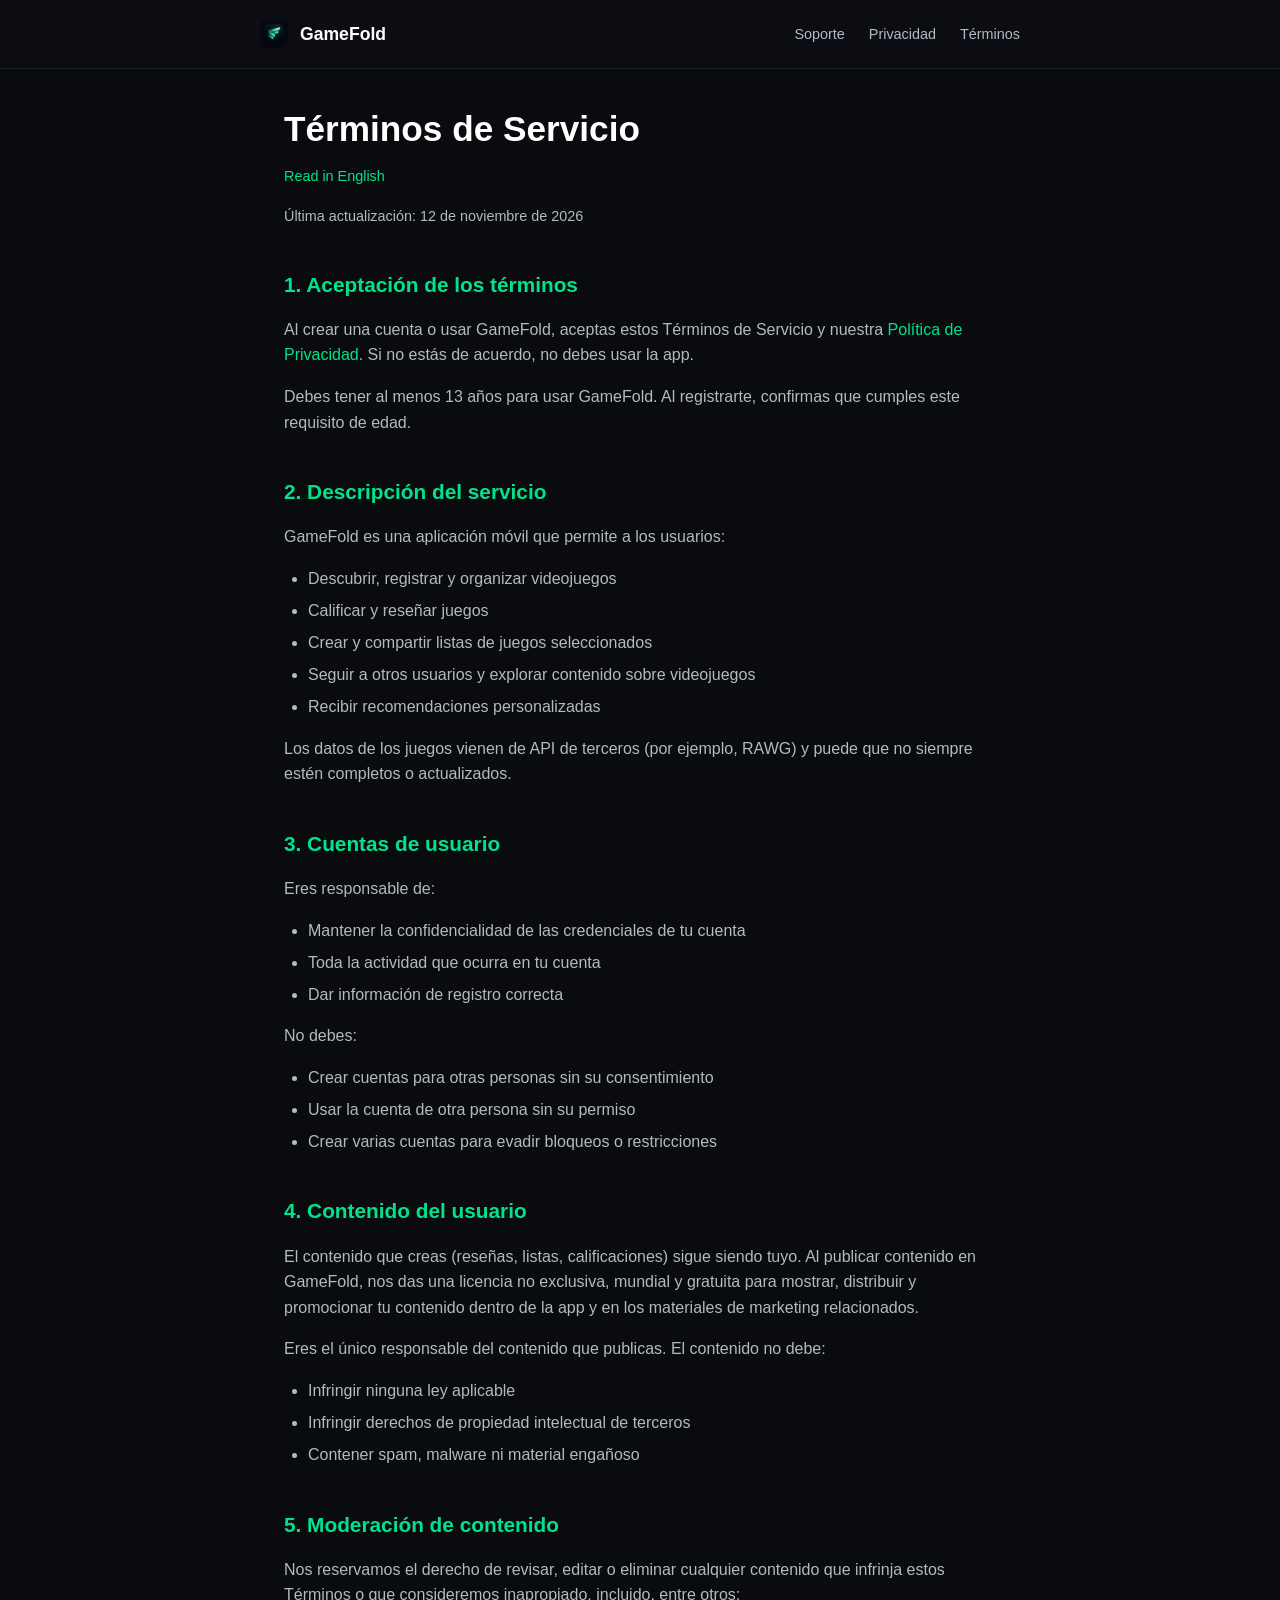
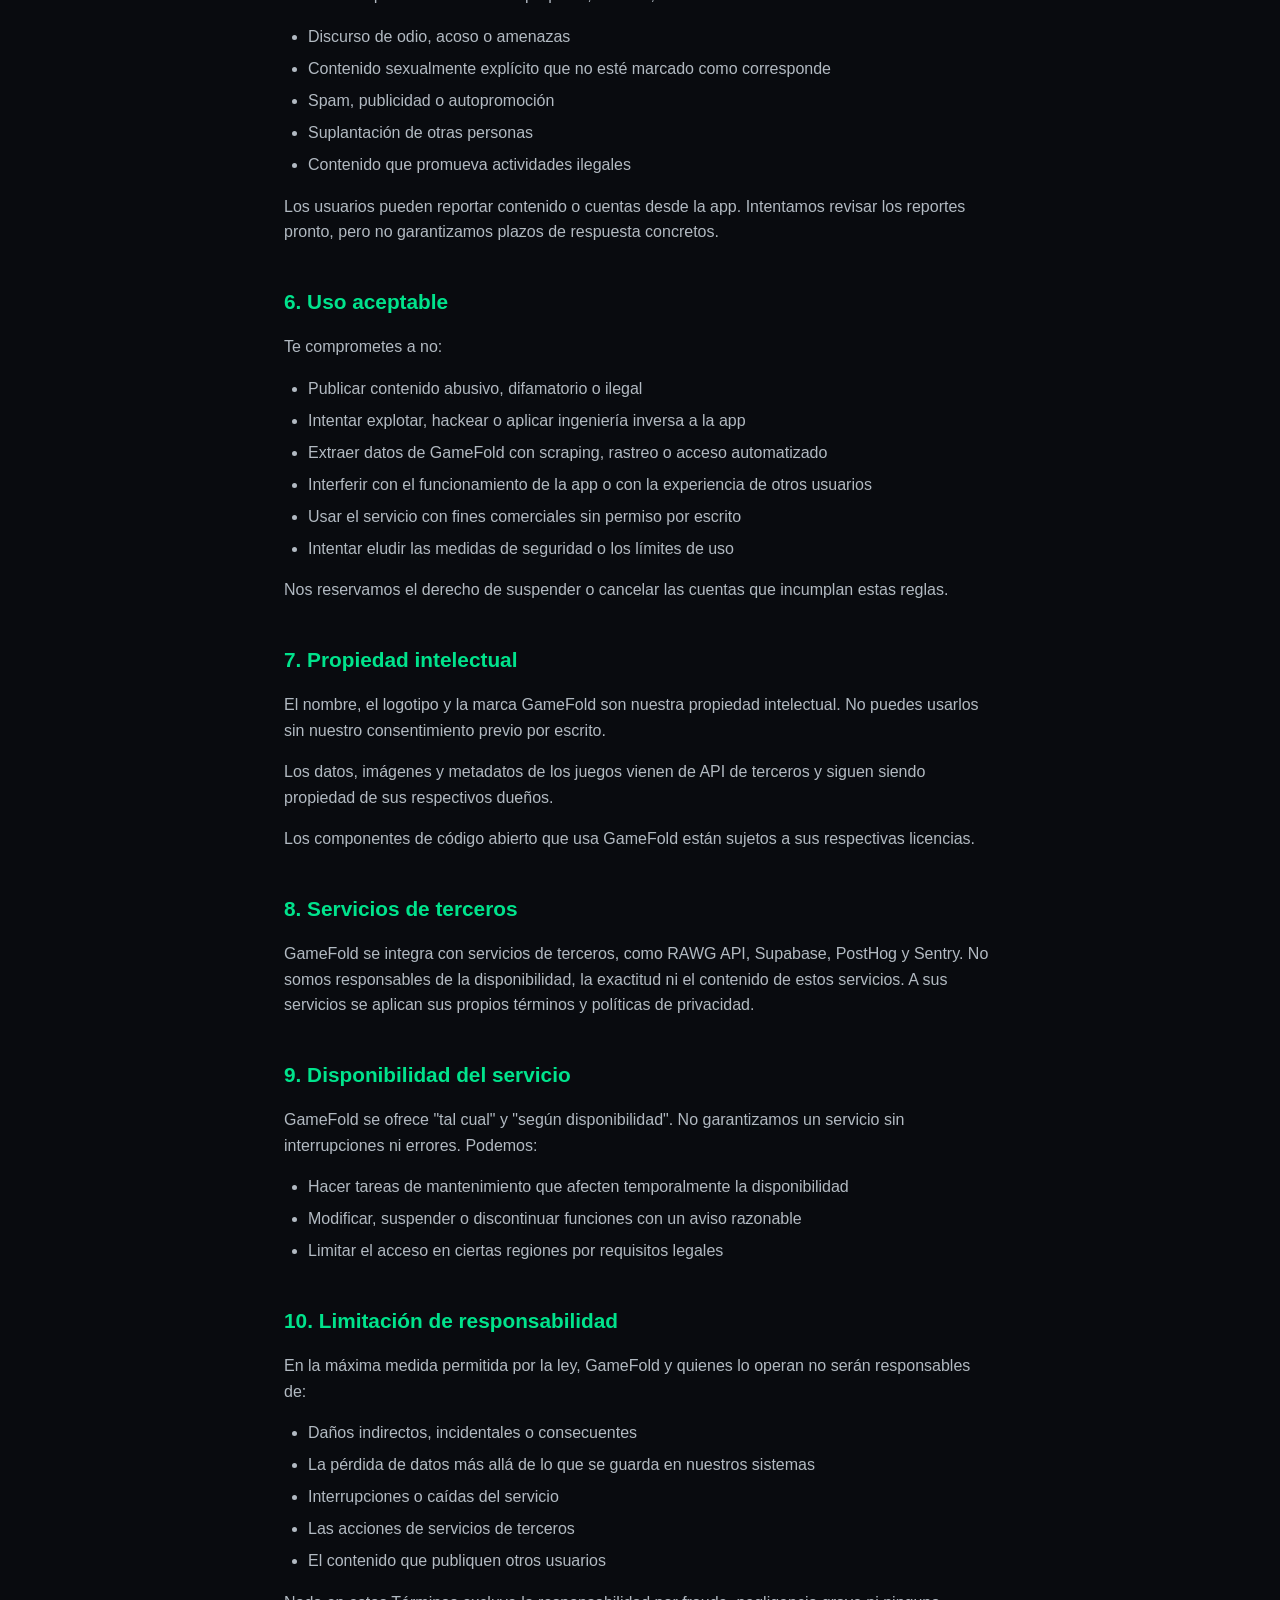
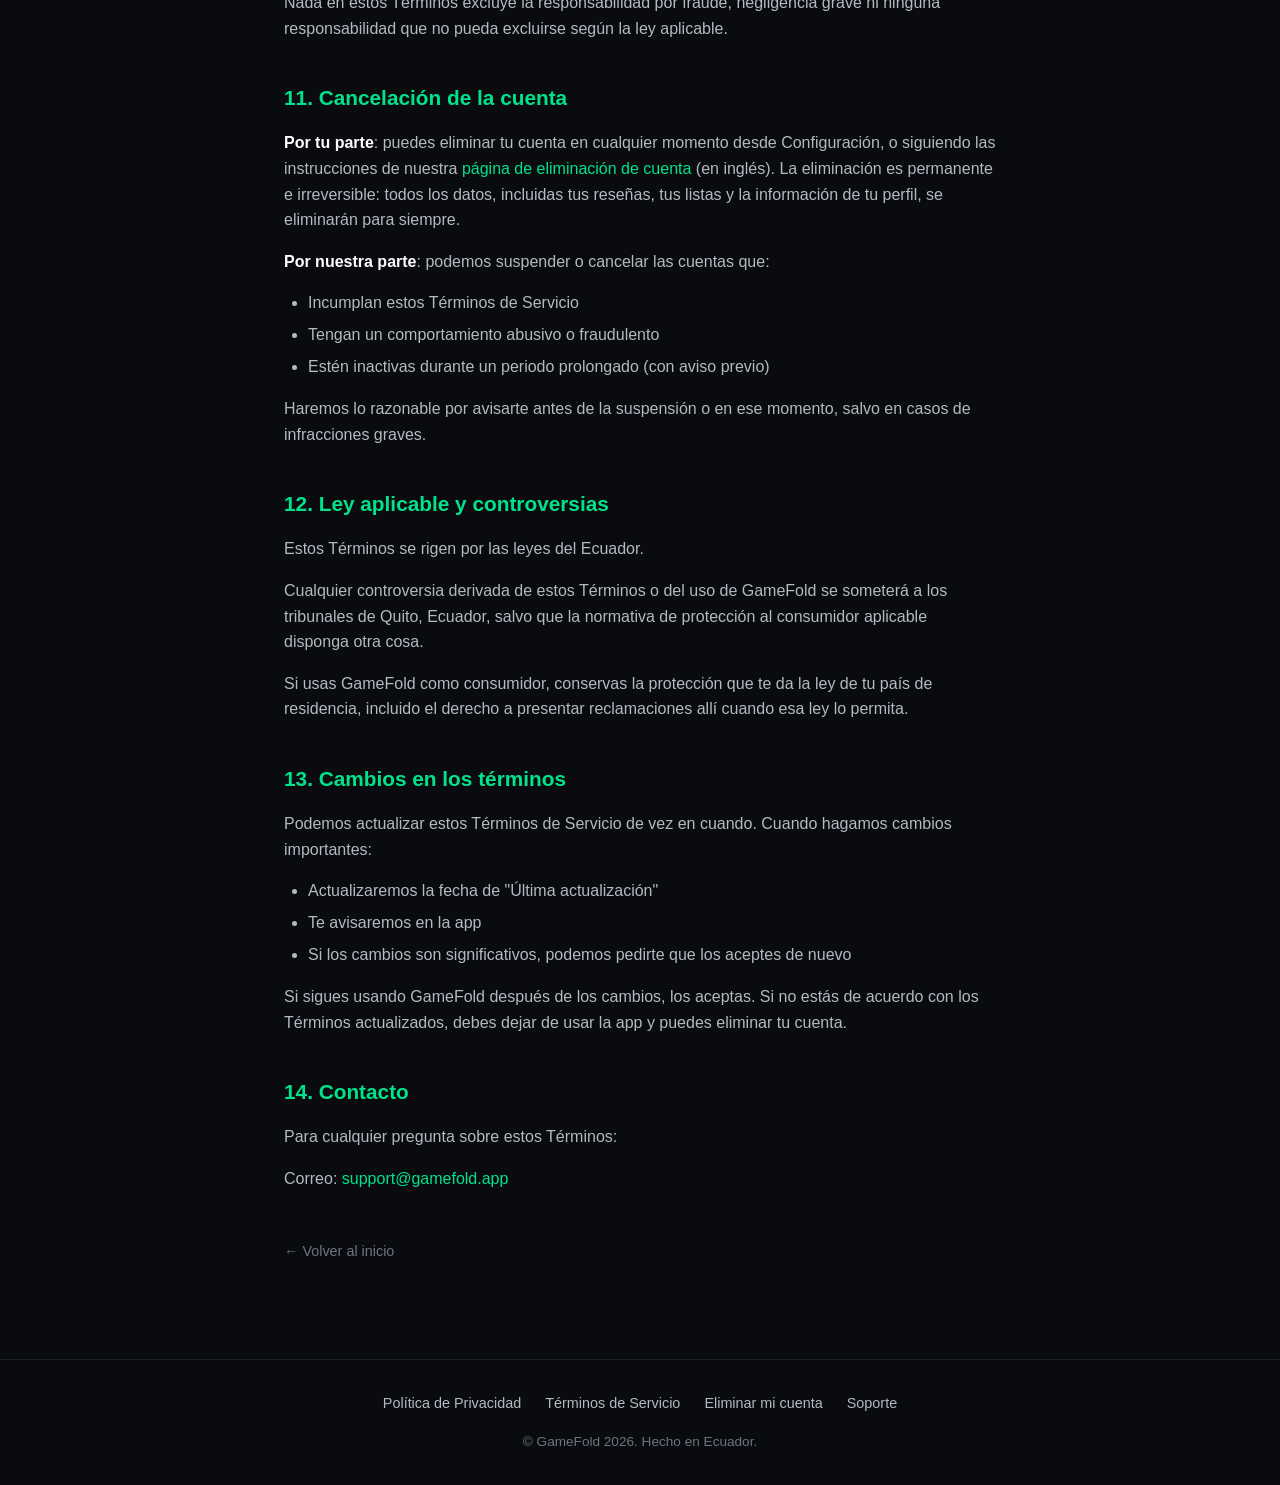
<file: es/terms.html>
<!DOCTYPE html>
<html lang="es">
<head>
  <meta charset="UTF-8">
  <meta name="viewport" content="width=device-width, initial-scale=1.0">
  <title>Términos de Servicio — GameFold</title>
  <meta name="description" content="Términos de Servicio de GameFold: reglas, uso aceptable, moderación de contenido y resolución de controversias. Se rigen por las leyes del Ecuador.">
  <meta name="theme-color" content="#090B0F">
  <link rel="icon" type="image/png" href="/assets/favicon.png">
  <link rel="alternate" hreflang="en" href="https://gamefold.app/terms.html">
  <link rel="alternate" hreflang="es" href="https://gamefold.app/es/terms.html">
  <link rel="alternate" hreflang="x-default" href="https://gamefold.app/terms.html">
  <link rel="stylesheet" href="/assets/styles.css">
</head>
<body>

<header class="site-header">
  <div class="inner">
    <a class="brand" href="/">
      <img src="/assets/icon.png" alt="Logo de GameFold">
      <span>GameFold</span>
    </a>
    <nav class="site-nav" aria-label="Principal">
      <a href="/support.html">Soporte</a>
      <a href="/es/privacy.html">Privacidad</a>
      <a href="/es/terms.html">Términos</a>
    </nav>
  </div>
</header>

<main class="container">
  <article class="legal-article">
    <h1 class="page-title">Términos de Servicio</h1>
    <p class="lang-switch"><a href="/terms.html" hreflang="en" lang="en">Read in English</a></p>
    <p class="last-updated">Última actualización: 12 de noviembre de 2026</p>

    <h2>1. Aceptación de los términos</h2>
    <p>Al crear una cuenta o usar GameFold, aceptas estos Términos de Servicio y nuestra <a href="/es/privacy.html">Política de Privacidad</a>. Si no estás de acuerdo, no debes usar la app.</p>
    <p>Debes tener al menos 13 años para usar GameFold. Al registrarte, confirmas que cumples este requisito de edad.</p>

    <h2>2. Descripción del servicio</h2>
    <p>GameFold es una aplicación móvil que permite a los usuarios:</p>
    <ul>
      <li>Descubrir, registrar y organizar videojuegos</li>
      <li>Calificar y reseñar juegos</li>
      <li>Crear y compartir listas de juegos seleccionados</li>
      <li>Seguir a otros usuarios y explorar contenido sobre videojuegos</li>
      <li>Recibir recomendaciones personalizadas</li>
    </ul>
    <p>Los datos de los juegos vienen de API de terceros (por ejemplo, RAWG) y puede que no siempre estén completos o actualizados.</p>

    <h2>3. Cuentas de usuario</h2>
    <p>Eres responsable de:</p>
    <ul>
      <li>Mantener la confidencialidad de las credenciales de tu cuenta</li>
      <li>Toda la actividad que ocurra en tu cuenta</li>
      <li>Dar información de registro correcta</li>
    </ul>
    <p>No debes:</p>
    <ul>
      <li>Crear cuentas para otras personas sin su consentimiento</li>
      <li>Usar la cuenta de otra persona sin su permiso</li>
      <li>Crear varias cuentas para evadir bloqueos o restricciones</li>
    </ul>

    <h2>4. Contenido del usuario</h2>
    <p>El contenido que creas (reseñas, listas, calificaciones) sigue siendo tuyo. Al publicar contenido en GameFold, nos das una licencia no exclusiva, mundial y gratuita para mostrar, distribuir y promocionar tu contenido dentro de la app y en los materiales de marketing relacionados.</p>
    <p>Eres el único responsable del contenido que publicas. El contenido no debe:</p>
    <ul>
      <li>Infringir ninguna ley aplicable</li>
      <li>Infringir derechos de propiedad intelectual de terceros</li>
      <li>Contener spam, malware ni material engañoso</li>
    </ul>

    <h2>5. Moderación de contenido</h2>
    <p>Nos reservamos el derecho de revisar, editar o eliminar cualquier contenido que infrinja estos Términos o que consideremos inapropiado, incluido, entre otros:</p>
    <ul>
      <li>Discurso de odio, acoso o amenazas</li>
      <li>Contenido sexualmente explícito que no esté marcado como corresponde</li>
      <li>Spam, publicidad o autopromoción</li>
      <li>Suplantación de otras personas</li>
      <li>Contenido que promueva actividades ilegales</li>
    </ul>
    <p>Los usuarios pueden reportar contenido o cuentas desde la app. Intentamos revisar los reportes pronto, pero no garantizamos plazos de respuesta concretos.</p>

    <h2>6. Uso aceptable</h2>
    <p>Te comprometes a no:</p>
    <ul>
      <li>Publicar contenido abusivo, difamatorio o ilegal</li>
      <li>Intentar explotar, hackear o aplicar ingeniería inversa a la app</li>
      <li>Extraer datos de GameFold con scraping, rastreo o acceso automatizado</li>
      <li>Interferir con el funcionamiento de la app o con la experiencia de otros usuarios</li>
      <li>Usar el servicio con fines comerciales sin permiso por escrito</li>
      <li>Intentar eludir las medidas de seguridad o los límites de uso</li>
    </ul>
    <p>Nos reservamos el derecho de suspender o cancelar las cuentas que incumplan estas reglas.</p>

    <h2>7. Propiedad intelectual</h2>
    <p>El nombre, el logotipo y la marca GameFold son nuestra propiedad intelectual. No puedes usarlos sin nuestro consentimiento previo por escrito.</p>
    <p>Los datos, imágenes y metadatos de los juegos vienen de API de terceros y siguen siendo propiedad de sus respectivos dueños.</p>
    <p>Los componentes de código abierto que usa GameFold están sujetos a sus respectivas licencias.</p>

    <h2>8. Servicios de terceros</h2>
    <p>GameFold se integra con servicios de terceros, como RAWG API, Supabase, PostHog y Sentry. No somos responsables de la disponibilidad, la exactitud ni el contenido de estos servicios. A sus servicios se aplican sus propios términos y políticas de privacidad.</p>

    <h2>9. Disponibilidad del servicio</h2>
    <p>GameFold se ofrece "tal cual" y "según disponibilidad". No garantizamos un servicio sin interrupciones ni errores. Podemos:</p>
    <ul>
      <li>Hacer tareas de mantenimiento que afecten temporalmente la disponibilidad</li>
      <li>Modificar, suspender o discontinuar funciones con un aviso razonable</li>
      <li>Limitar el acceso en ciertas regiones por requisitos legales</li>
    </ul>

    <h2>10. Limitación de responsabilidad</h2>
    <p>En la máxima medida permitida por la ley, GameFold y quienes lo operan no serán responsables de:</p>
    <ul>
      <li>Daños indirectos, incidentales o consecuentes</li>
      <li>La pérdida de datos más allá de lo que se guarda en nuestros sistemas</li>
      <li>Interrupciones o caídas del servicio</li>
      <li>Las acciones de servicios de terceros</li>
      <li>El contenido que publiquen otros usuarios</li>
    </ul>
    <p>Nada en estos Términos excluye la responsabilidad por fraude, negligencia grave ni ninguna responsabilidad que no pueda excluirse según la ley aplicable.</p>

    <h2>11. Cancelación de la cuenta</h2>
    <p><strong>Por tu parte</strong>: puedes eliminar tu cuenta en cualquier momento desde Configuración, o siguiendo las instrucciones de nuestra <a href="/delete-account.html">página de eliminación de cuenta</a> (en inglés). La eliminación es permanente e irreversible: todos los datos, incluidas tus reseñas, tus listas y la información de tu perfil, se eliminarán para siempre.</p>
    <p><strong>Por nuestra parte</strong>: podemos suspender o cancelar las cuentas que:</p>
    <ul>
      <li>Incumplan estos Términos de Servicio</li>
      <li>Tengan un comportamiento abusivo o fraudulento</li>
      <li>Estén inactivas durante un periodo prolongado (con aviso previo)</li>
    </ul>
    <p>Haremos lo razonable por avisarte antes de la suspensión o en ese momento, salvo en casos de infracciones graves.</p>

    <h2>12. Ley aplicable y controversias</h2>
    <p>Estos Términos se rigen por las leyes del Ecuador.</p>
    <p>Cualquier controversia derivada de estos Términos o del uso de GameFold se someterá a los tribunales de Quito, Ecuador, salvo que la normativa de protección al consumidor aplicable disponga otra cosa.</p>
    <p>Si usas GameFold como consumidor, conservas la protección que te da la ley de tu país de residencia, incluido el derecho a presentar reclamaciones allí cuando esa ley lo permita.</p>

    <h2>13. Cambios en los términos</h2>
    <p>Podemos actualizar estos Términos de Servicio de vez en cuando. Cuando hagamos cambios importantes:</p>
    <ul>
      <li>Actualizaremos la fecha de "Última actualización"</li>
      <li>Te avisaremos en la app</li>
      <li>Si los cambios son significativos, podemos pedirte que los aceptes de nuevo</li>
    </ul>
    <p>Si sigues usando GameFold después de los cambios, los aceptas. Si no estás de acuerdo con los Términos actualizados, debes dejar de usar la app y puedes eliminar tu cuenta.</p>

    <h2>14. Contacto</h2>
    <p>Para cualquier pregunta sobre estos Términos:</p>
    <p>Correo: <a href="mailto:support@gamefold.app">support@gamefold.app</a></p>

    <a href="/" class="back-link">← Volver al inicio</a>
  </article>
</main>

<footer class="site-footer">
  <nav class="footer-nav" aria-label="Secundaria">
    <a href="/es/privacy.html">Política de Privacidad</a>
    <a href="/es/terms.html">Términos de Servicio</a>
    <a href="/delete-account.html">Eliminar mi cuenta</a>
    <a href="/support.html">Soporte</a>
  </nav>
  <p class="copy">&copy; GameFold 2026. Hecho en Ecuador.</p>
</footer>

</body>
</html>
</file>
<file: assets/styles.css>
/* GameFold — Marketing & Legal site */

:root {
  --bg: #090B0F;
  --bg-elevated: #0C0F14;
  --surface: #12151A;
  --border: #1A1E23;
  --accent: #00E38C;
  --accent-dark: #00C46A;
  --text: #FFFFFF;
  --text-secondary: #B2BAC2;
  --text-muted: #6C7580;
  --max-width: 760px;
}

* { box-sizing: border-box; margin: 0; padding: 0; }

html { scroll-behavior: smooth; }

body {
  font-family: -apple-system, BlinkMacSystemFont, 'Segoe UI', Roboto, 'Helvetica Neue', Arial, sans-serif;
  background: var(--bg);
  color: var(--text);
  line-height: 1.6;
  min-height: 100vh;
  -webkit-font-smoothing: antialiased;
}

a {
  color: var(--accent);
  text-decoration: none;
  transition: color 0.15s ease;
}

a:hover {
  color: var(--accent-dark);
  text-decoration: underline;
}

.container {
  max-width: var(--max-width);
  margin: 0 auto;
  padding: 2rem 1.5rem;
}

/* Header */
.site-header {
  border-bottom: 1px solid var(--border);
  padding: 1.25rem 1.5rem;
  background: rgba(12, 15, 20, 0.85);
  position: sticky;
  top: 0;
  z-index: 10;
  backdrop-filter: blur(8px);
  -webkit-backdrop-filter: blur(8px);
}

.site-header .inner {
  max-width: var(--max-width);
  margin: 0 auto;
  display: flex;
  align-items: center;
  justify-content: space-between;
}

.brand {
  display: flex;
  align-items: center;
  gap: 0.75rem;
  font-weight: 700;
  font-size: 1.1rem;
  color: var(--text);
}

.brand:hover {
  text-decoration: none;
  color: var(--accent);
}

.brand img {
  height: 28px;
  width: 28px;
  border-radius: 6px;
}

.site-nav {
  display: flex;
  gap: 1.5rem;
  font-size: 0.9rem;
}

.site-nav a {
  color: var(--text-secondary);
}

.site-nav a:hover {
  color: var(--accent);
  text-decoration: none;
}

@media (max-width: 600px) {
  .site-nav { display: none; }
}

/* Hero (landing) */
.hero {
  text-align: center;
  padding: 5rem 1.5rem 3rem;
}

.hero h1 {
  font-size: 3.2rem;
  margin-bottom: 1rem;
  background: linear-gradient(135deg, var(--accent) 0%, #00D9FF 100%);
  -webkit-background-clip: text;
  -webkit-text-fill-color: transparent;
  background-clip: text;
}

.hero .tagline {
  font-size: 1.3rem;
  color: var(--text-secondary);
  margin-bottom: 2rem;
}

.hero .description {
  max-width: 520px;
  margin: 0 auto 2.5rem;
  color: var(--text-secondary);
  font-size: 1.05rem;
}

.cta {
  display: inline-block;
  background: var(--accent);
  color: var(--bg);
  padding: 0.9rem 1.8rem;
  border-radius: 8px;
  font-weight: 600;
  font-size: 1rem;
  transition: transform 0.15s ease, background 0.15s ease;
}

.cta:hover {
  background: var(--accent-dark);
  text-decoration: none;
  transform: translateY(-1px);
}

.cta.disabled {
  background: var(--surface);
  color: var(--text-muted);
  pointer-events: none;
  cursor: default;
}

/* Features grid (landing) */
.features {
  display: grid;
  grid-template-columns: repeat(auto-fit, minmax(220px, 1fr));
  gap: 1.5rem;
  margin: 3rem 0;
}

.feature-card {
  background: var(--bg-elevated);
  border: 1px solid var(--border);
  border-radius: 12px;
  padding: 1.5rem;
  transition: border-color 0.15s ease, transform 0.15s ease;
}

.feature-card:hover {
  border-color: var(--accent);
  transform: translateY(-2px);
}

.feature-card h3 {
  color: var(--accent);
  margin-bottom: 0.5rem;
  font-size: 1.05rem;
}

.feature-card p {
  color: var(--text-secondary);
  font-size: 0.95rem;
}

/* Legal / article pages */
.page-title {
  font-size: 2.2rem;
  margin-bottom: 0.5rem;
}

.lang-switch {
  font-size: 0.9rem;
  margin-bottom: 0.25rem;
}

.last-updated {
  color: var(--text-muted);
  font-size: 0.9rem;
  margin-bottom: 2.5rem;
}

.legal-article h2 {
  color: var(--accent);
  font-size: 1.3rem;
  margin: 2.5rem 0 1rem;
  scroll-margin-top: 5rem;
}

.legal-article h3 {
  color: var(--text);
  font-size: 1.05rem;
  margin: 1.5rem 0 0.5rem;
}

.legal-article p,
.legal-article ul {
  margin-bottom: 1rem;
  color: var(--text-secondary);
}

.legal-article ul {
  padding-left: 1.5rem;
}

.legal-article li {
  margin-bottom: 0.4rem;
}

.legal-article strong,
.legal-article b {
  color: var(--text);
  font-weight: 600;
}

.note {
  background: var(--bg-elevated);
  border-left: 3px solid var(--accent);
  padding: 1rem 1.25rem;
  margin: 1.5rem 0;
  border-radius: 4px;
  color: var(--text-secondary);
}

.note strong {
  color: var(--text);
  display: block;
  margin-bottom: 0.25rem;
}

/* Steps list (delete-account / support) */
.steps {
  counter-reset: step;
  list-style: none;
  padding: 0;
  margin: 1.5rem 0;
}

.steps li {
  counter-increment: step;
  position: relative;
  padding: 1rem 1rem 1rem 3.5rem;
  margin-bottom: 0.75rem;
  background: var(--bg-elevated);
  border: 1px solid var(--border);
  border-radius: 8px;
  color: var(--text-secondary);
}

.steps li::before {
  content: counter(step);
  position: absolute;
  left: 1rem;
  top: 50%;
  transform: translateY(-50%);
  width: 1.75rem;
  height: 1.75rem;
  background: var(--accent);
  color: var(--bg);
  font-weight: 700;
  font-size: 0.9rem;
  border-radius: 50%;
  display: flex;
  align-items: center;
  justify-content: center;
}

/* FAQ */
details {
  background: var(--bg-elevated);
  border: 1px solid var(--border);
  border-radius: 8px;
  padding: 0;
  margin-bottom: 0.75rem;
  overflow: hidden;
}

details summary {
  cursor: pointer;
  padding: 1rem 1.25rem;
  font-weight: 600;
  color: var(--text);
  list-style: none;
  display: flex;
  justify-content: space-between;
  align-items: center;
}

details summary::-webkit-details-marker { display: none; }

details summary::after {
  content: '+';
  color: var(--accent);
  font-size: 1.3rem;
  font-weight: 400;
}

details[open] summary::after { content: '–'; }

details > p,
details > div {
  padding: 0 1.25rem 1.25rem;
  color: var(--text-secondary);
}

/* Footer */
.site-footer {
  border-top: 1px solid var(--border);
  padding: 2rem 1.5rem;
  margin-top: 4rem;
  text-align: center;
  color: var(--text-muted);
  font-size: 0.9rem;
}

.site-footer .footer-nav {
  margin-bottom: 1rem;
  display: flex;
  justify-content: center;
  flex-wrap: wrap;
  gap: 1.5rem;
}

.site-footer .footer-nav a {
  color: var(--text-secondary);
}

.site-footer .copy {
  color: var(--text-muted);
  font-size: 0.85rem;
}

/* 404 */
.error-page {
  text-align: center;
  padding: 6rem 1.5rem;
}

.error-page .code {
  font-size: 5rem;
  color: var(--accent);
  font-weight: 700;
  margin-bottom: 1rem;
}

/* Back-to-top */
.back-link {
  display: inline-block;
  margin-top: 2rem;
  color: var(--text-muted);
  font-size: 0.9rem;
}
</file>
